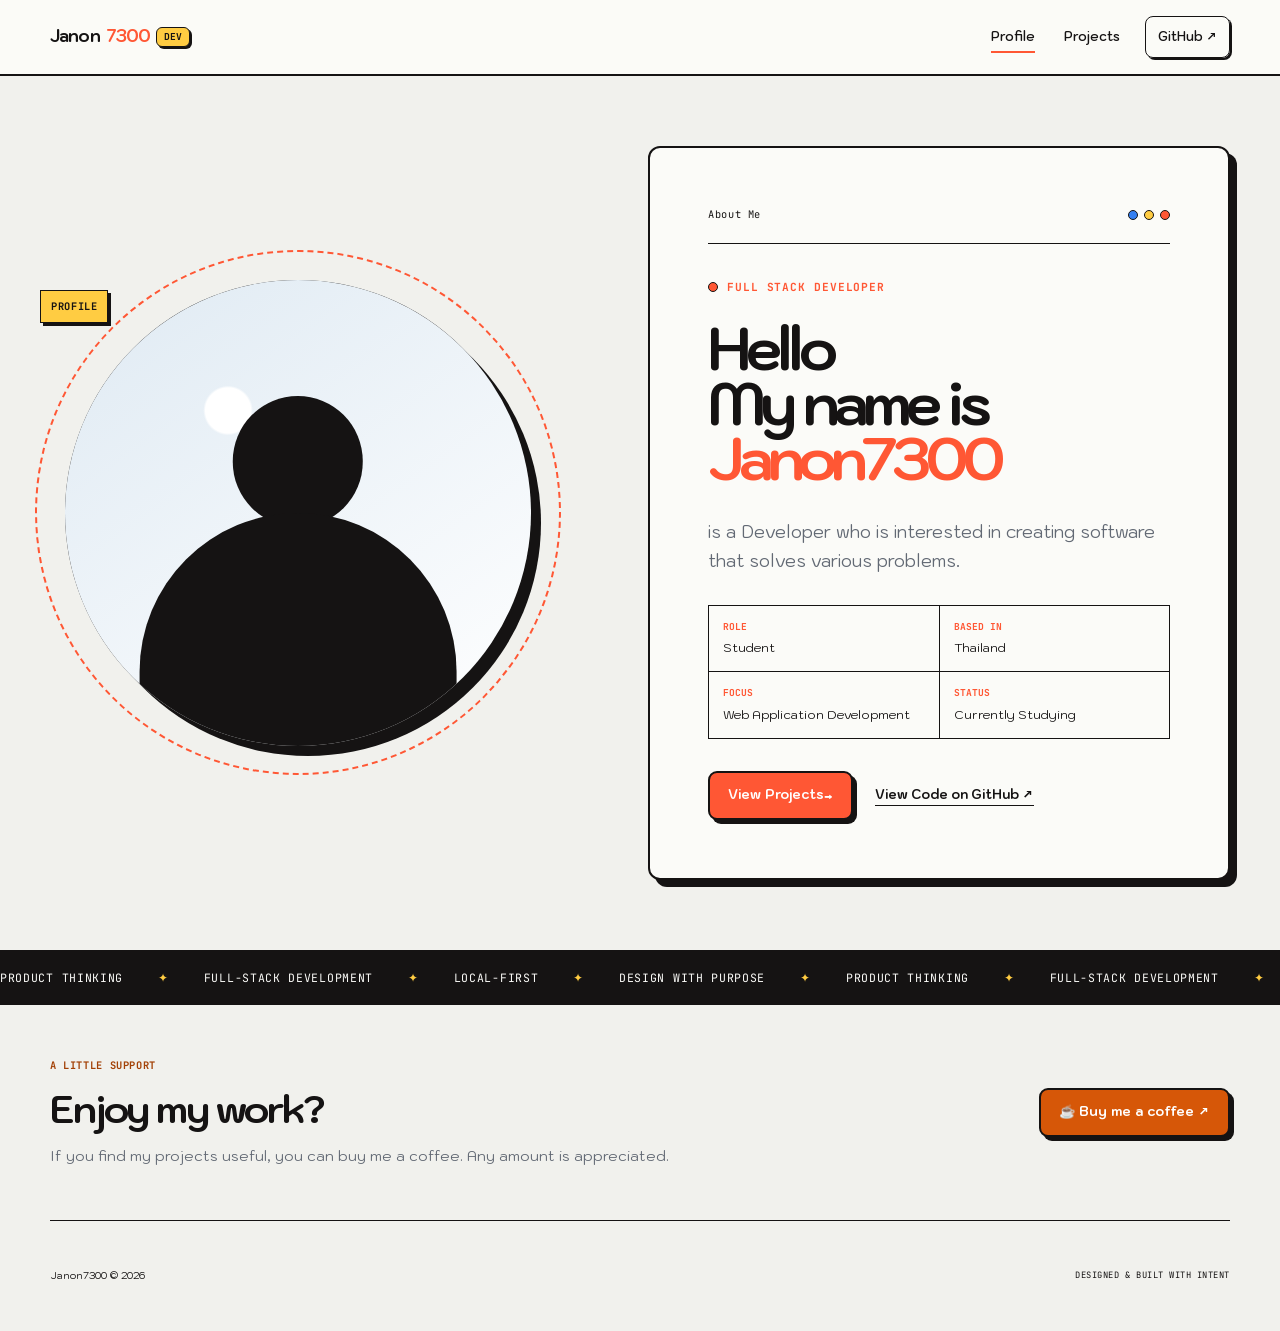
<file: index.html>
<!doctype html>
<html lang="th">
<head>
  <meta charset="utf-8">
  <meta name="viewport" content="width=device-width, initial-scale=1">
  <meta name="description" content="Portfolio ของ Janon7300 นักพัฒนา Full-stack ที่ออกแบบผลิตภัณฑ์และลงมือสร้างระบบตั้งแต่หน้าจอถึงหลังบ้าน">
  <meta name="theme-color" content="#f1f1ed">
  <meta property="og:title" content="Janon7300 — Developer Portfolio">
  <meta property="og:description" content="รู้จัก Janon7300 ผ่านวิธีคิด ผลงาน และเบื้องหลังการพัฒนาผลิตภัณฑ์">
  <meta property="og:type" content="profile">
  <meta property="og:url" content="https://janon7300.github.io/">
  <link rel="canonical" href="https://janon7300.github.io/">
  <link rel="preconnect" href="https://fonts.googleapis.com">
  <link rel="preconnect" href="https://fonts.gstatic.com" crossorigin>
  <link href="https://fonts.googleapis.com/css2?family=IBM+Plex+Sans:wght@400;500;600;700&family=IBM+Plex+Sans+Thai:wght@400;500;600;700&family=JetBrains+Mono:wght@400;500;600;700&family=Kodchasan:wght@400;500;600;700&display=swap" rel="stylesheet">
  <link rel="stylesheet" href="./assets/site.css">
  <script src="./assets/site.js" defer></script>
  <title>Janon7300 — Profile</title>
</head>
<body class="profile-page">
  <a class="skip-link" href="#main">ข้ามไปเนื้อหา</a>
  <header class="site-header">
    <div class="header-inner wrap">
      <a class="brand" href="./" aria-label="Janon7300 หน้าแรก">Janon <span>7300</span><b>DEV</b></a>
      <button class="menu-button" type="button" aria-expanded="false" aria-controls="site-nav">MENU</button>
      <nav id="site-nav" aria-label="เมนูหลัก">
        <a class="is-current" href="./" aria-current="page">Profile</a>
        <a href="./projects/">Projects</a>
        <a class="nav-github" href="https://github.com/Janon7300" target="_blank" rel="noreferrer">GitHub ↗</a>
      </nav>
    </div>
  </header>

  <main id="main">
    <section class="profile-hero wrap">
      <div class="portrait-stage" data-reveal>
        <!-- เปลี่ยน .portrait-placeholder เป็น <img class="portrait-image" src="..." alt="ภาพของ Janon7300"> เมื่อมีรูป -->
        <div class="portrait-placeholder" role="img" aria-label="พื้นที่สำหรับรูปโปรไฟล์ของ Janon7300">
          <span class="portrait-head"></span>
          <span class="portrait-body"></span>
        </div>
        <span class="portrait-index mono">PROFILE</span>
        
      </div>

      <article class="profile-sheet" data-reveal style="--delay: 120ms">
        <div class="window-bar">
          <span class="mono">About Me</span>
          <span class="window-dots" aria-hidden="true"><i></i><i></i><i></i></span>
        </div>
        <!-- แก้ข้อมูลส่วนตัวได้ในกล่องนี้ -->
        <p class="eyebrow"><span></span> FULL STACK DEVELOPER </p>
        <h1><span>Hello</span><span>My name is</span><em>Janon7300</em></h1>
        <p class="profile-intro">is a Developer who is interested in creating software that solves various problems.</p>

        <dl class="profile-facts">
          <div><dt>ROLE</dt><dd>Student</dd></div>
          <div><dt>BASED IN</dt><dd>Thailand</dd></div>
          <div><dt>FOCUS</dt><dd>Web Application Development</dd></div>
          <div><dt>STATUS</dt><dd>Currently Studying</dd></div>
        </dl>

        <div class="button-row">
          <a class="button button-primary" href="./projects/">View Projects <span>→</span></a>
          <a class="text-link" href="https://github.com/Janon7300" target="_blank" rel="noreferrer">View Code on GitHub ↗</a>
        </div>
      </article>
    </section>

    <section class="profile-strip" aria-label="แนวทางการทำงาน">
      <div class="marquee-track mono">
        <span>PRODUCT THINKING</span><i>✦</i><span>FULL-STACK DEVELOPMENT</span><i>✦</i><span>LOCAL-FIRST</span><i>✦</i><span>DESIGN WITH PURPOSE</span><i>✦</i>
        <span aria-hidden="true">PRODUCT THINKING</span><i aria-hidden="true">✦</i><span aria-hidden="true">FULL-STACK DEVELOPMENT</span><i aria-hidden="true">✦</i>
      </div>
    </section>

  </main>

  <footer class="site-footer-shell">
    <section class="footer-support wrap" aria-labelledby="support-heading" lang="en">
      <div class="support-copy">
        <p class="mono support-kicker">A LITTLE SUPPORT</p>
        <h2 id="support-heading">Enjoy my work?</h2>
        <p>If you find my projects useful, you can buy me a coffee. Any amount is appreciated.</p>
      </div>
      <div class="support-action" id="kofi-support">
        <a class="button support-fallback" id="kofi-fallback" href="https://ko-fi.com/janondev" target="_blank" rel="noopener noreferrer">☕ Buy me a coffee ↗</a>
        <script src="https://storage.ko-fi.com/cdn/widget/Widget_2.js"></script>
        <script>
          if (typeof kofiwidget2 !== 'undefined') {
            kofiwidget2.init('Buy me a coffee', '#d65708', 'C8I326ZFPM');
            kofiwidget2.draw();
            document.addEventListener('DOMContentLoaded', function () {
              if (document.querySelector('#kofi-support a:not(#kofi-fallback)')) {
                document.getElementById('kofi-fallback').hidden = true;
              }
            }, { once: true });
          }
        </script>
      </div>
    </section>
    <div class="site-footer wrap">
      <p>Janon7300 © 2026</p><p class="mono">DESIGNED &amp; BUILT WITH INTENT</p>
    </div>
  </footer>
</body>
</html>
</file>
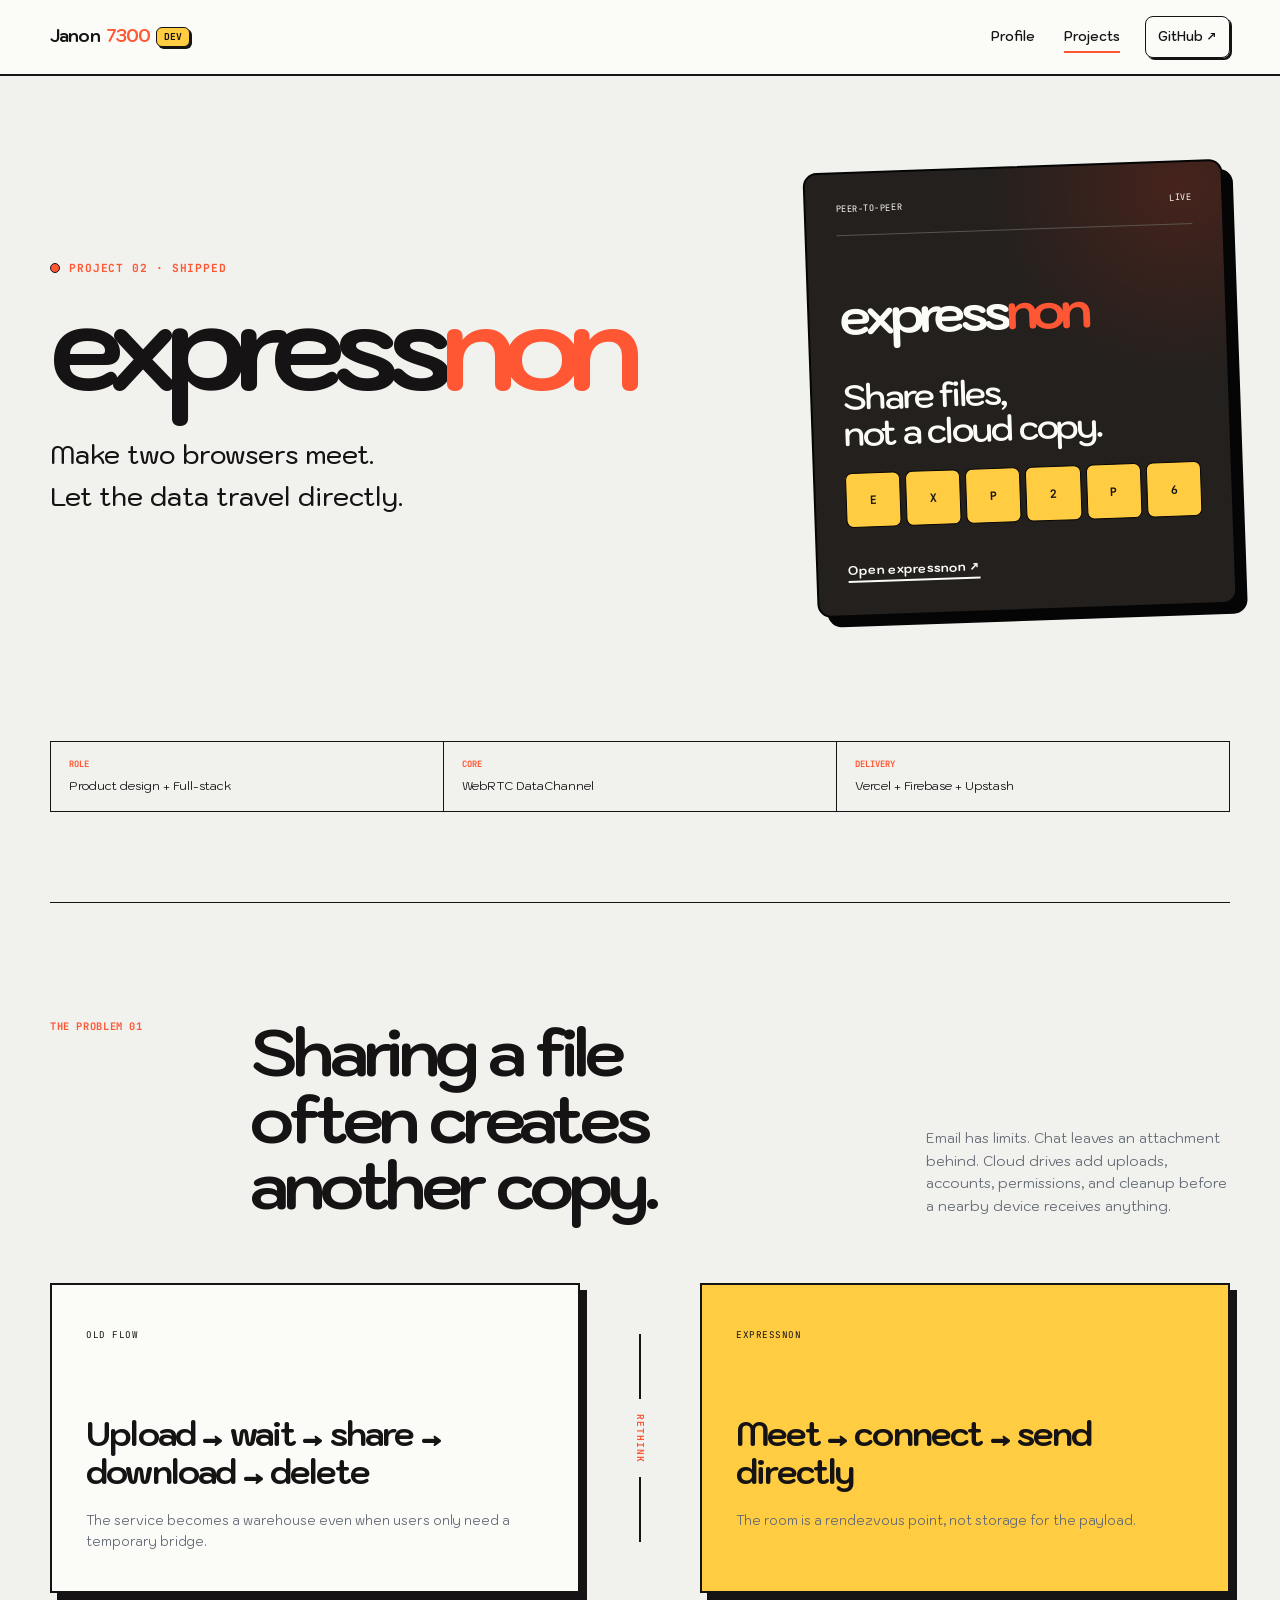
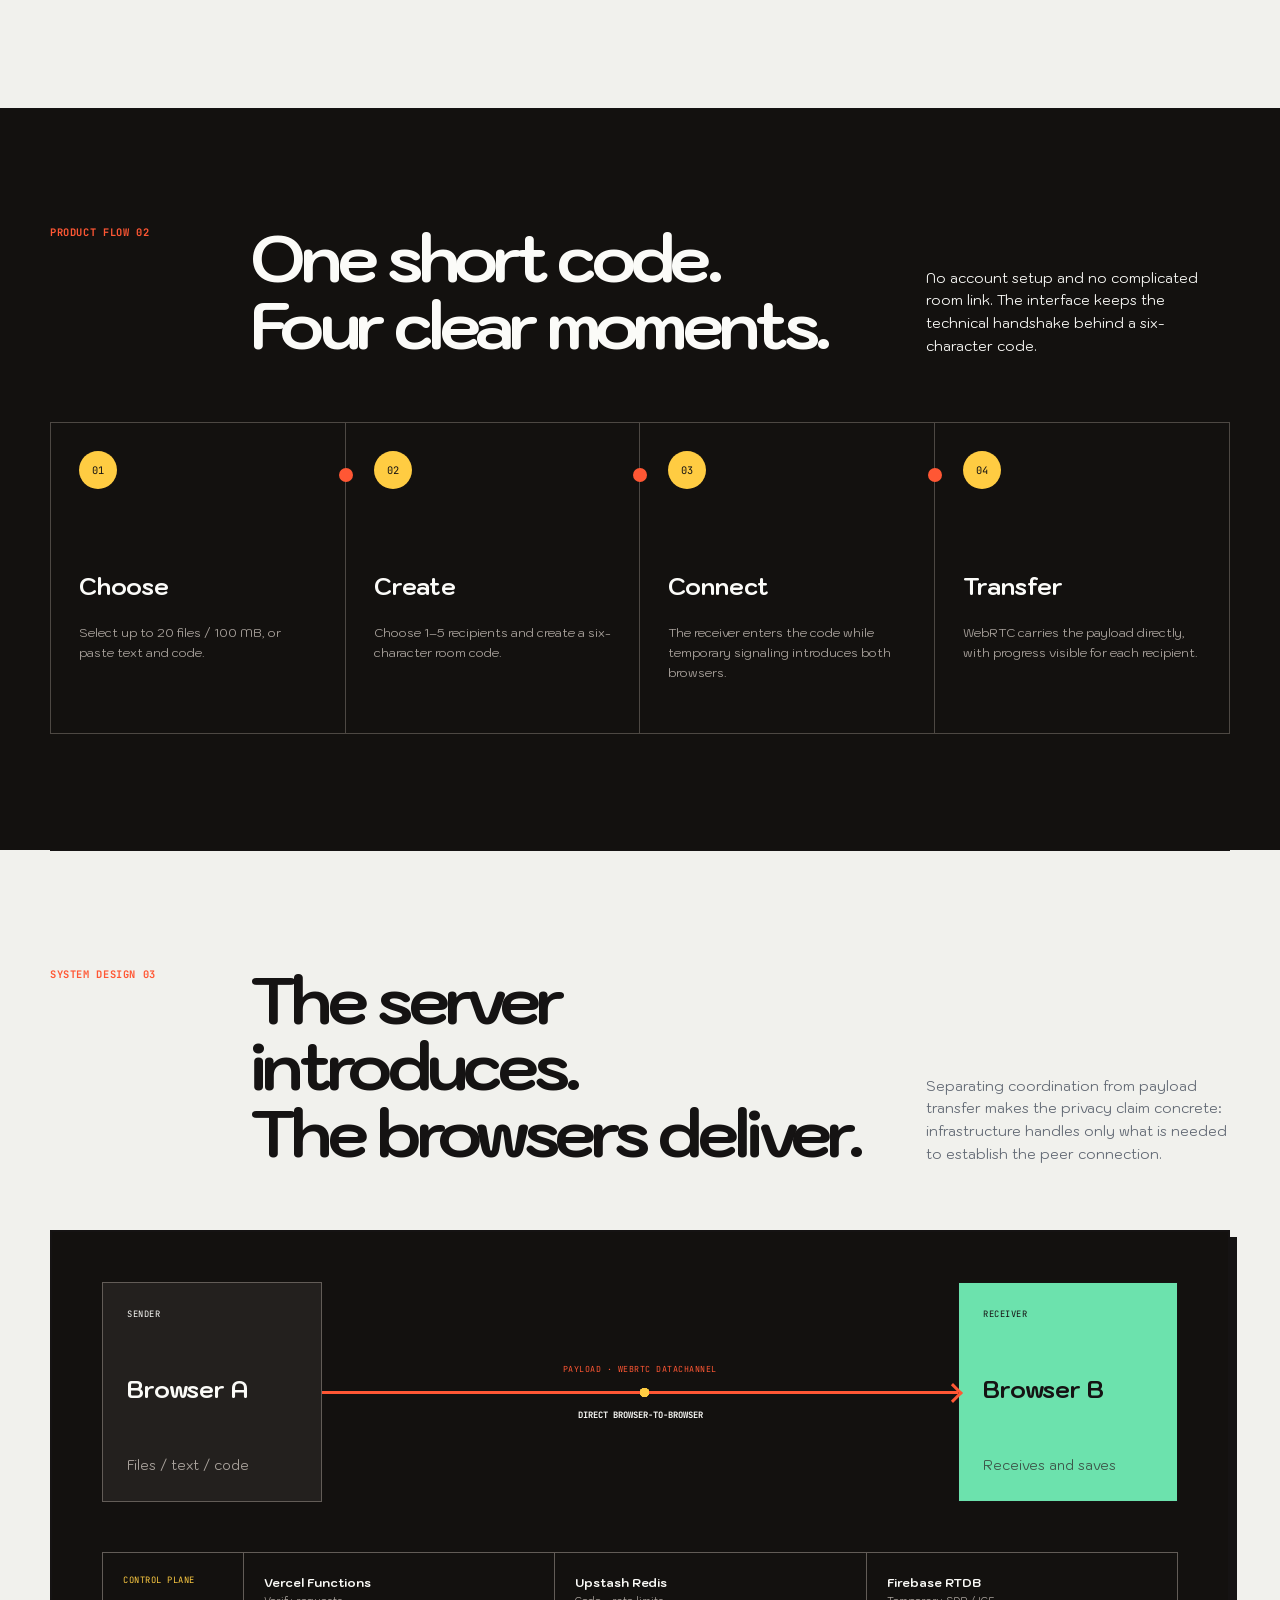
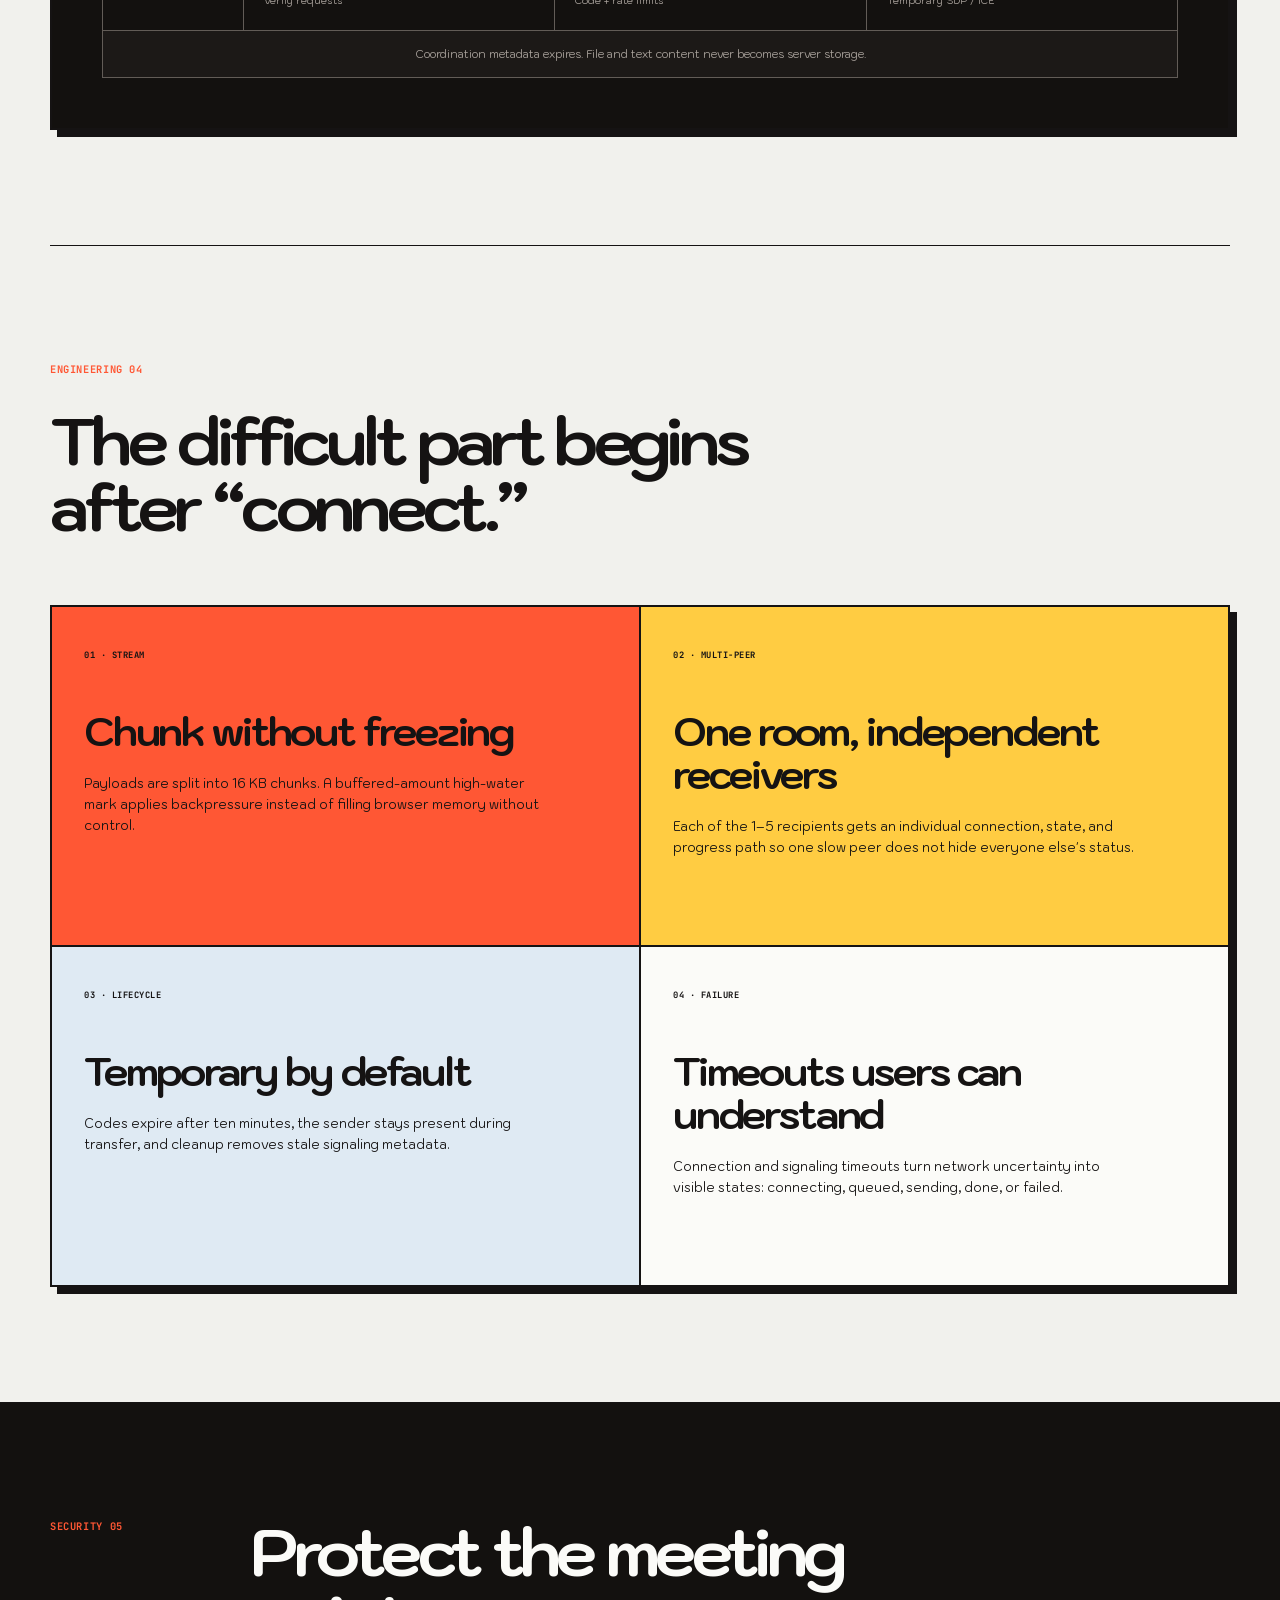
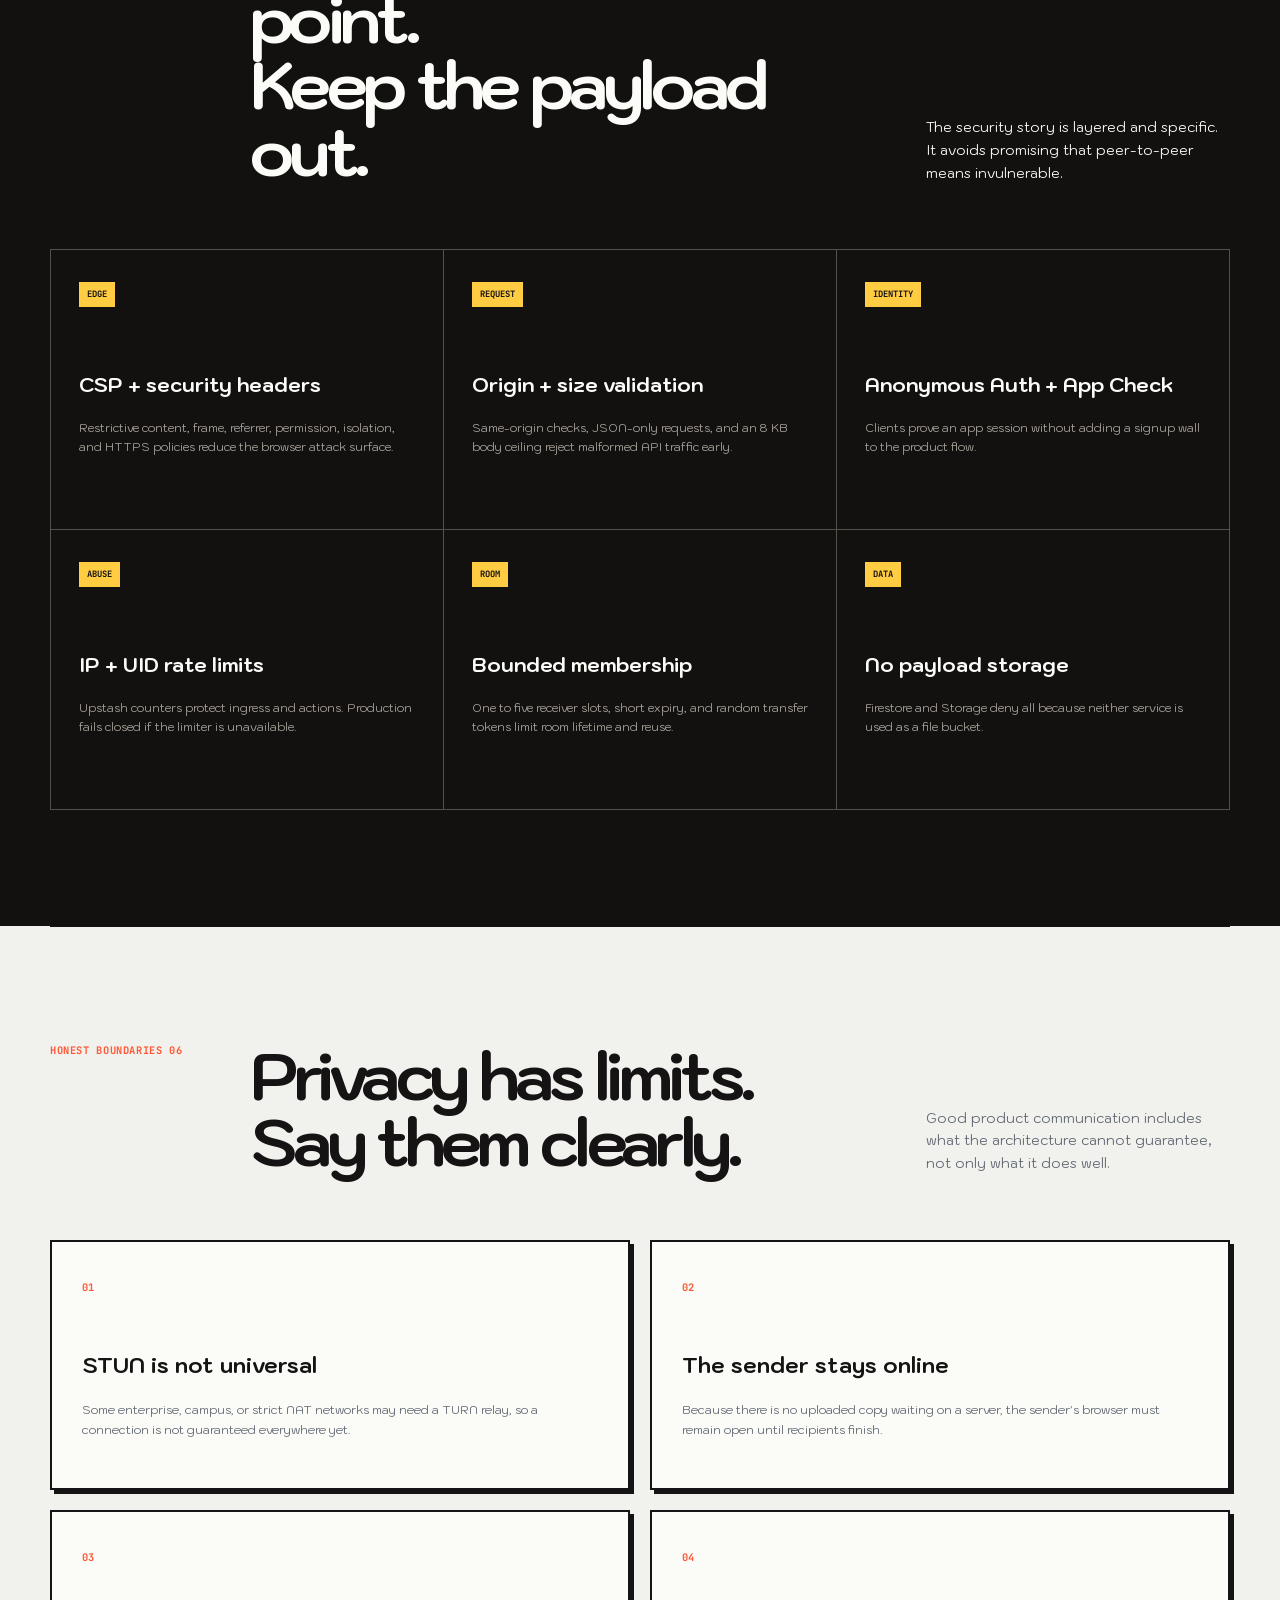
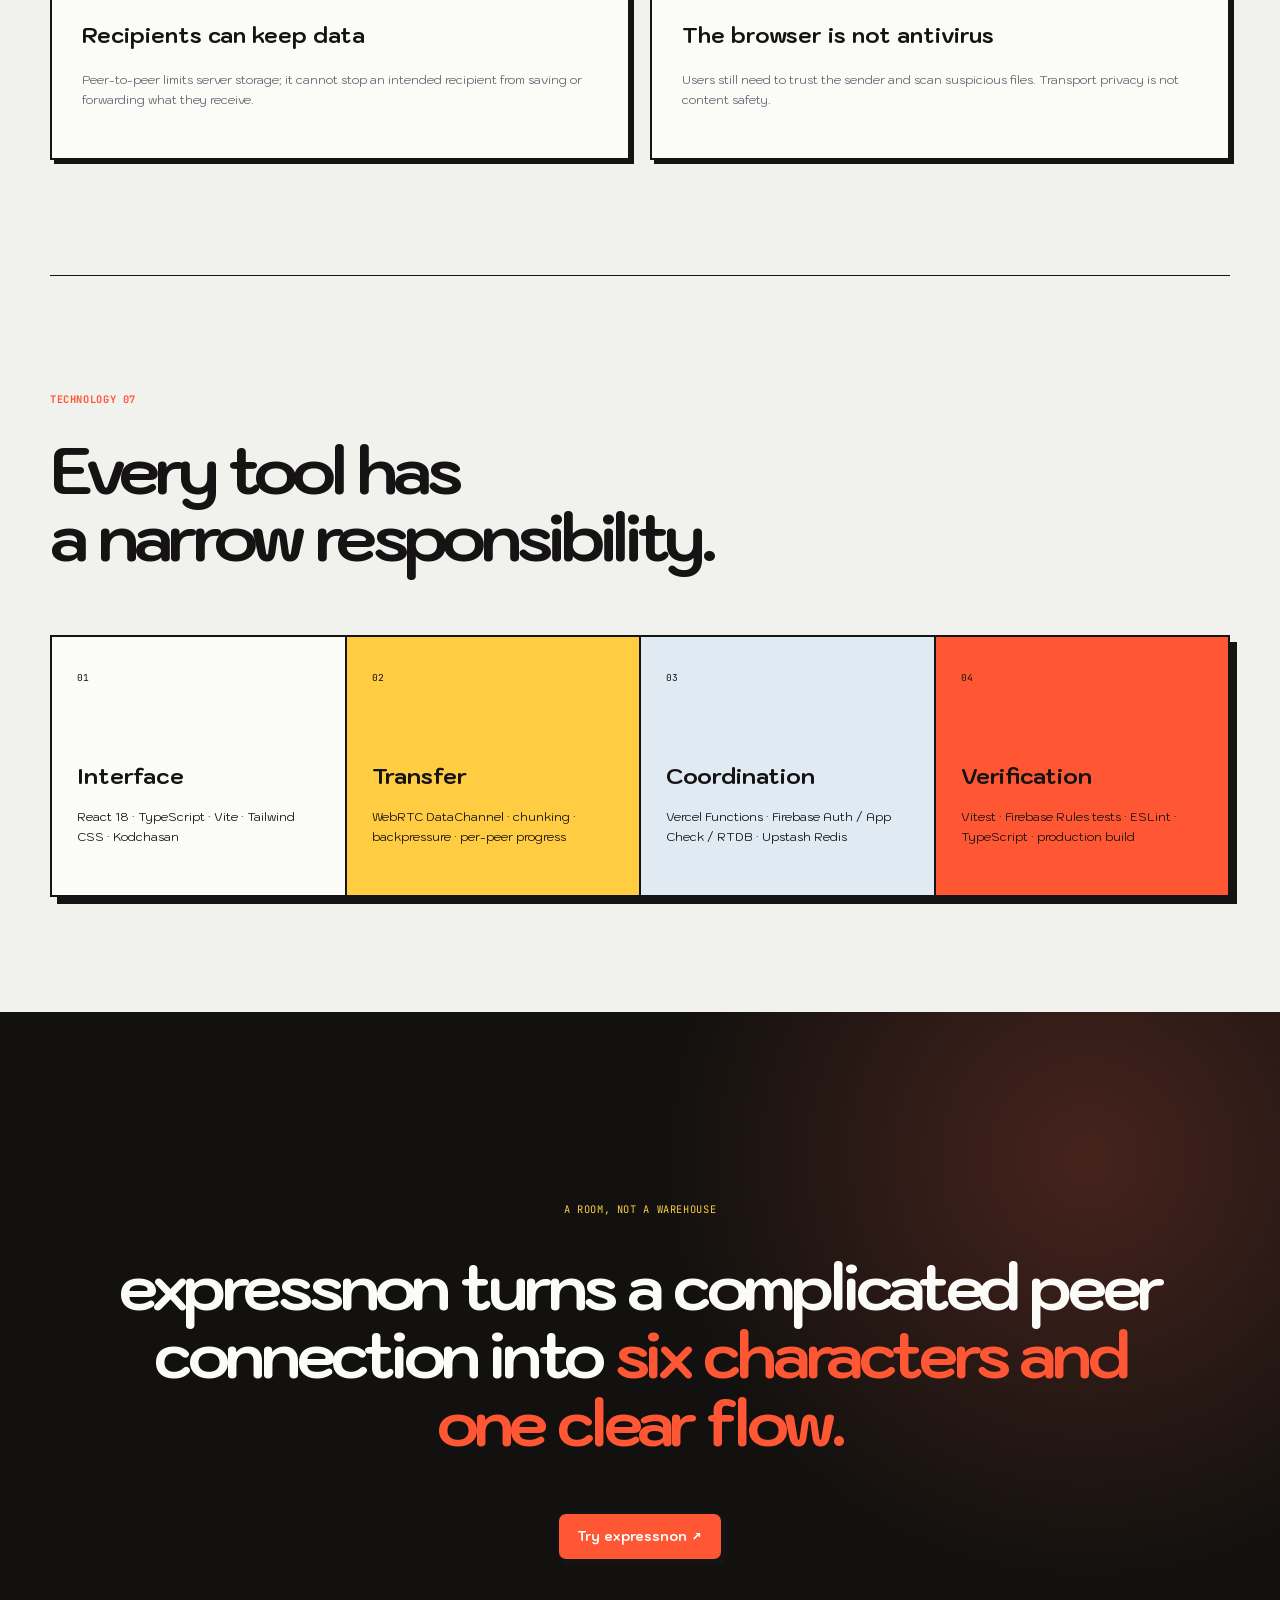
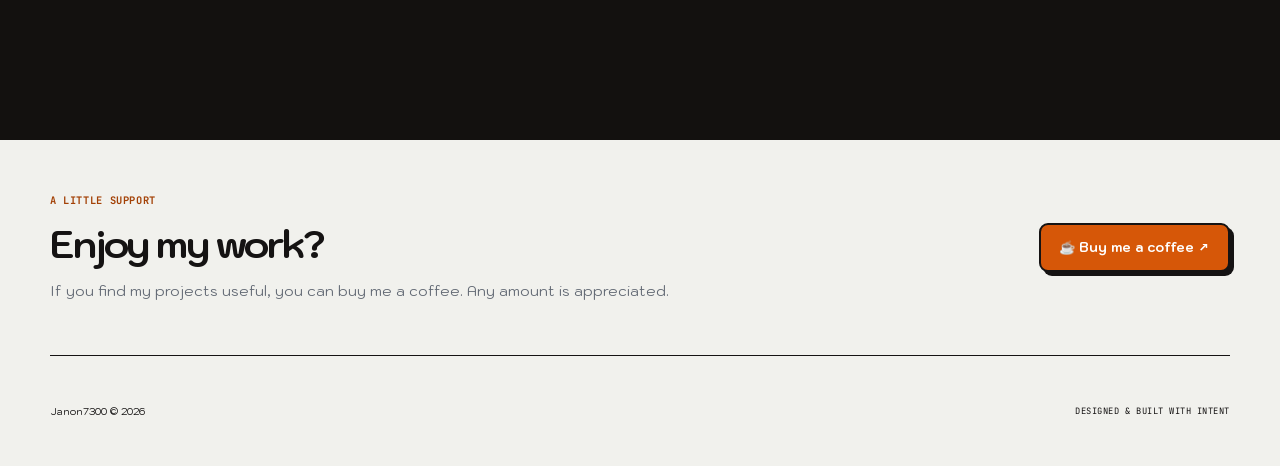
<file: projects/expressnon/index.html>
<!doctype html>
<html lang="th">
<head>
  <meta charset="utf-8">
  <meta name="viewport" content="width=device-width, initial-scale=1">
  <meta name="description" content="Case Study: expressnon เว็บส่งไฟล์ ข้อความ และโค้ดข้ามเครื่องด้วยรหัส 6 ตัว โดยใช้ WebRTC ส่งข้อมูลตรงระหว่างเบราว์เซอร์">
  <meta name="theme-color" content="#f1f1ed">
  <meta property="og:title" content="expressnon Case Study — Janon7300">
  <meta property="og:description" content="เบื้องหลังการออกแบบระบบแชร์ข้อมูลแบบ peer-to-peer ตั้งแต่ UX รหัส 6 ตัว ไปจนถึง WebRTC, signaling และการป้องกัน abuse">
  <meta property="og:type" content="article">
  <meta property="og:url" content="https://janon7300.github.io/projects/expressnon/">
  <link rel="canonical" href="https://janon7300.github.io/projects/expressnon/">
  <link rel="preconnect" href="https://fonts.googleapis.com">
  <link rel="preconnect" href="https://fonts.gstatic.com" crossorigin>
  <link href="https://fonts.googleapis.com/css2?family=IBM+Plex+Sans+Thai:wght@400;500;600;700&family=JetBrains+Mono:wght@400;500;600;700&family=Kodchasan:wght@400;500;600;700&display=swap" rel="stylesheet">
  <link rel="stylesheet" href="../../assets/site.css">
  <script src="../../assets/site.js" defer></script>
  <title>expressnon Case Study</title>
</head>
<body class="case-page express-case">
  <a class="skip-link" href="#main">ข้ามไปเนื้อหา</a>
  <header class="site-header">
    <div class="header-inner wrap">
      <a class="brand" href="../../">Janon <span>7300</span><b>DEV</b></a>
      <button class="menu-button" type="button" aria-expanded="false" aria-controls="site-nav">MENU</button>
      <nav id="site-nav" aria-label="เมนูหลัก">
        <a href="../../">Profile</a>
        <a class="is-current" href="../">Projects</a>
        <a class="nav-github" href="https://github.com/Janon7300" target="_blank" rel="noreferrer">GitHub ↗</a>
      </nav>
    </div>
  </header>

  <main id="main">
    <section class="case-hero express-hero wrap" data-reveal>
      <div class="case-title">
        <p class="eyebrow"><span></span> PROJECT 02 · SHIPPED</p>
        <h1>express<em>non</em></h1>
        <p>Make two browsers meet.<br>Let the data travel directly.</p>
      </div>
      <div class="case-poster express-poster" data-tilt>
        <div class="poster-head mono"><span>PEER-TO-PEER</span><span>LIVE</span></div>
        <div class="express-wordmark">express<span>non</span></div>
        <p>Share files,<br>not a cloud copy.</p>
        <div class="poster-code" aria-label="ตัวอย่างรหัสหกตัว"><i>E</i><i>X</i><i>P</i><i>2</i><i>P</i><i>6</i></div>
        <a href="https://expressnon.vercel.app/" target="_blank" rel="noreferrer">Open expressnon ↗</a>
      </div>
      <dl class="case-meta">
        <div><dt>ROLE</dt><dd>Product design + Full-stack</dd></div>
        <div><dt>CORE</dt><dd>WebRTC DataChannel</dd></div>
        <div><dt>DELIVERY</dt><dd>Vercel + Firebase + Upstash</dd></div>
      </dl>
    </section>

    <section class="case-section wrap" data-reveal>
      <header class="section-heading split-heading">
        <p class="mono">THE PROBLEM 01</p>
        <h2>Sharing a file<br>often creates another copy.</h2>
        <p>Email has limits. Chat leaves an attachment behind. Cloud drives add uploads, accounts, permissions, and cleanup before a nearby device receives anything.</p>
      </header>
      <div class="express-problem">
        <article><span class="mono">OLD FLOW</span><strong>Upload → wait → share → download → delete</strong><p>The service becomes a warehouse even when users only need a temporary bridge.</p></article>
        <div class="problem-switch" aria-hidden="true"><i></i><b>RETHINK</b><i></i></div>
        <article class="accent"><span class="mono">EXPRESSNON</span><strong>Meet → connect → send directly</strong><p>The room is a rendezvous point, not storage for the payload.</p></article>
      </div>
    </section>

    <section class="case-section express-dark-section" data-reveal>
      <div class="wrap">
        <header class="section-heading split-heading light-heading">
          <p class="mono">PRODUCT FLOW 02</p>
          <h2>One short code.<br>Four clear moments.</h2>
          <p>No account setup and no complicated room link. The interface keeps the technical handshake behind a six-character code.</p>
        </header>
        <ol class="express-flow">
          <li><span>01</span><strong>Choose</strong><p>Select up to 20 files / 100 MB, or paste text and code.</p></li>
          <li><span>02</span><strong>Create</strong><p>Choose 1–5 recipients and create a six-character room code.</p></li>
          <li><span>03</span><strong>Connect</strong><p>The receiver enters the code while temporary signaling introduces both browsers.</p></li>
          <li><span>04</span><strong>Transfer</strong><p>WebRTC carries the payload directly, with progress visible for each recipient.</p></li>
        </ol>
      </div>
    </section>

    <section class="case-section wrap" data-reveal>
      <header class="section-heading split-heading">
        <p class="mono">SYSTEM DESIGN 03</p>
        <h2>The server introduces.<br>The browsers deliver.</h2>
        <p>Separating coordination from payload transfer makes the privacy claim concrete: infrastructure handles only what is needed to establish the peer connection.</p>
      </header>
      <div class="architecture-board" aria-label="สถาปัตยกรรมการส่งข้อมูลของ expressnon">
        <div class="architecture-peer sender"><span class="mono">SENDER</span><strong>Browser A</strong><small>Files / text / code</small></div>
        <div class="architecture-direct">
          <p class="mono">PAYLOAD · WEBRTC DATACHANNEL</p>
          <div><i></i><i></i><i></i><i></i><i></i></div>
          <b>DIRECT BROWSER-TO-BROWSER</b>
        </div>
        <div class="architecture-peer receiver"><span class="mono">RECEIVER</span><strong>Browser B</strong><small>Receives and saves</small></div>
        <div class="architecture-control">
          <span class="mono">CONTROL PLANE</span>
          <div><b>Vercel Functions</b><small>Verify requests</small></div>
          <div><b>Upstash Redis</b><small>Code + rate limits</small></div>
          <div><b>Firebase RTDB</b><small>Temporary SDP / ICE</small></div>
          <p>Coordination metadata expires. File and text content never becomes server storage.</p>
        </div>
      </div>
    </section>

    <section class="case-section wrap" data-reveal>
      <header class="section-heading">
        <p class="mono">ENGINEERING 04</p>
        <h2>The difficult part begins<br>after “connect.”</h2>
      </header>
      <div class="feature-grid express-feature-grid">
        <article class="feature-card coral"><span class="mono">01 · STREAM</span><strong>Chunk without freezing</strong><p>Payloads are split into 16 KB chunks. A buffered-amount high-water mark applies backpressure instead of filling browser memory without control.</p></article>
        <article class="feature-card yellow"><span class="mono">02 · MULTI-PEER</span><strong>One room, independent receivers</strong><p>Each of the 1–5 recipients gets an individual connection, state, and progress path so one slow peer does not hide everyone else's status.</p></article>
        <article class="feature-card blue"><span class="mono">03 · LIFECYCLE</span><strong>Temporary by default</strong><p>Codes expire after ten minutes, the sender stays present during transfer, and cleanup removes stale signaling metadata.</p></article>
        <article class="feature-card paper"><span class="mono">04 · FAILURE</span><strong>Timeouts users can understand</strong><p>Connection and signaling timeouts turn network uncertainty into visible states: connecting, queued, sending, done, or failed.</p></article>
      </div>
    </section>

    <section class="case-section express-security-section" data-reveal>
      <div class="wrap">
        <header class="section-heading split-heading light-heading">
          <p class="mono">SECURITY 05</p>
          <h2>Protect the meeting point.<br>Keep the payload out.</h2>
          <p>The security story is layered and specific. It avoids promising that peer-to-peer means invulnerable.</p>
        </header>
        <div class="security-layers">
          <article><span>EDGE</span><strong>CSP + security headers</strong><p>Restrictive content, frame, referrer, permission, isolation, and HTTPS policies reduce the browser attack surface.</p></article>
          <article><span>REQUEST</span><strong>Origin + size validation</strong><p>Same-origin checks, JSON-only requests, and an 8 KB body ceiling reject malformed API traffic early.</p></article>
          <article><span>IDENTITY</span><strong>Anonymous Auth + App Check</strong><p>Clients prove an app session without adding a signup wall to the product flow.</p></article>
          <article><span>ABUSE</span><strong>IP + UID rate limits</strong><p>Upstash counters protect ingress and actions. Production fails closed if the limiter is unavailable.</p></article>
          <article><span>ROOM</span><strong>Bounded membership</strong><p>One to five receiver slots, short expiry, and random transfer tokens limit room lifetime and reuse.</p></article>
          <article><span>DATA</span><strong>No payload storage</strong><p>Firestore and Storage deny all because neither service is used as a file bucket.</p></article>
        </div>
      </div>
    </section>

    <section class="case-section wrap" data-reveal>
      <header class="section-heading split-heading">
        <p class="mono">HONEST BOUNDARIES 06</p>
        <h2>Privacy has limits.<br>Say them clearly.</h2>
        <p>Good product communication includes what the architecture cannot guarantee, not only what it does well.</p>
      </header>
      <div class="boundary-grid">
        <article><b>01</b><strong>STUN is not universal</strong><p>Some enterprise, campus, or strict NAT networks may need a TURN relay, so a connection is not guaranteed everywhere yet.</p></article>
        <article><b>02</b><strong>The sender stays online</strong><p>Because there is no uploaded copy waiting on a server, the sender's browser must remain open until recipients finish.</p></article>
        <article><b>03</b><strong>Recipients can keep data</strong><p>Peer-to-peer limits server storage; it cannot stop an intended recipient from saving or forwarding what they receive.</p></article>
        <article><b>04</b><strong>The browser is not antivirus</strong><p>Users still need to trust the sender and scan suspicious files. Transport privacy is not content safety.</p></article>
      </div>
    </section>

    <section class="case-section stack-section wrap" data-reveal>
      <header class="section-heading">
        <p class="mono">TECHNOLOGY 07</p>
        <h2>Every tool has<br>a narrow responsibility.</h2>
      </header>
      <div class="stack-grid">
        <article><span>01</span><h3>Interface</h3><p>React 18 · TypeScript · Vite · Tailwind CSS · Kodchasan</p></article>
        <article><span>02</span><h3>Transfer</h3><p>WebRTC DataChannel · chunking · backpressure · per-peer progress</p></article>
        <article><span>03</span><h3>Coordination</h3><p>Vercel Functions · Firebase Auth / App Check / RTDB · Upstash Redis</p></article>
        <article><span>04</span><h3>Verification</h3><p>Vitest · Firebase Rules tests · ESLint · TypeScript · production build</p></article>
      </div>
    </section>

    <section class="case-outro express-outro">
      <div class="wrap" data-reveal>
        <p class="mono">A ROOM, NOT A WAREHOUSE</p>
        <h2>expressnon turns a complicated peer connection into <em>six characters and one clear flow.</em></h2>
        <div class="button-row centered">
          <a class="button button-primary" href="https://expressnon.vercel.app/" target="_blank" rel="noreferrer">Try expressnon ↗</a>
        </div>
      </div>
    </section>
  </main>

  <footer class="site-footer-shell">
    <section class="footer-support wrap" aria-labelledby="support-heading" lang="en">
      <div class="support-copy">
        <p class="mono support-kicker">A LITTLE SUPPORT</p>
        <h2 id="support-heading">Enjoy my work?</h2>
        <p>If you find my projects useful, you can buy me a coffee. Any amount is appreciated.</p>
      </div>
      <div class="support-action" id="kofi-support">
        <a class="button support-fallback" id="kofi-fallback" href="https://ko-fi.com/janondev" target="_blank" rel="noopener noreferrer">☕ Buy me a coffee ↗</a>
        <script src="https://storage.ko-fi.com/cdn/widget/Widget_2.js"></script>
        <script>
          if (typeof kofiwidget2 !== 'undefined') {
            kofiwidget2.init('Buy me a coffee', '#d65708', 'C8I326ZFPM');
            kofiwidget2.draw();
            document.addEventListener('DOMContentLoaded', function () {
              if (document.querySelector('#kofi-support a:not(#kofi-fallback)')) {
                document.getElementById('kofi-fallback').hidden = true;
              }
            }, { once: true });
          }
        </script>
      </div>
    </section>
    <div class="site-footer wrap">
      <p>Janon7300 © 2026</p><p class="mono">DESIGNED &amp; BUILT WITH INTENT</p>
    </div>
  </footer>
</body>
</html>
</file>
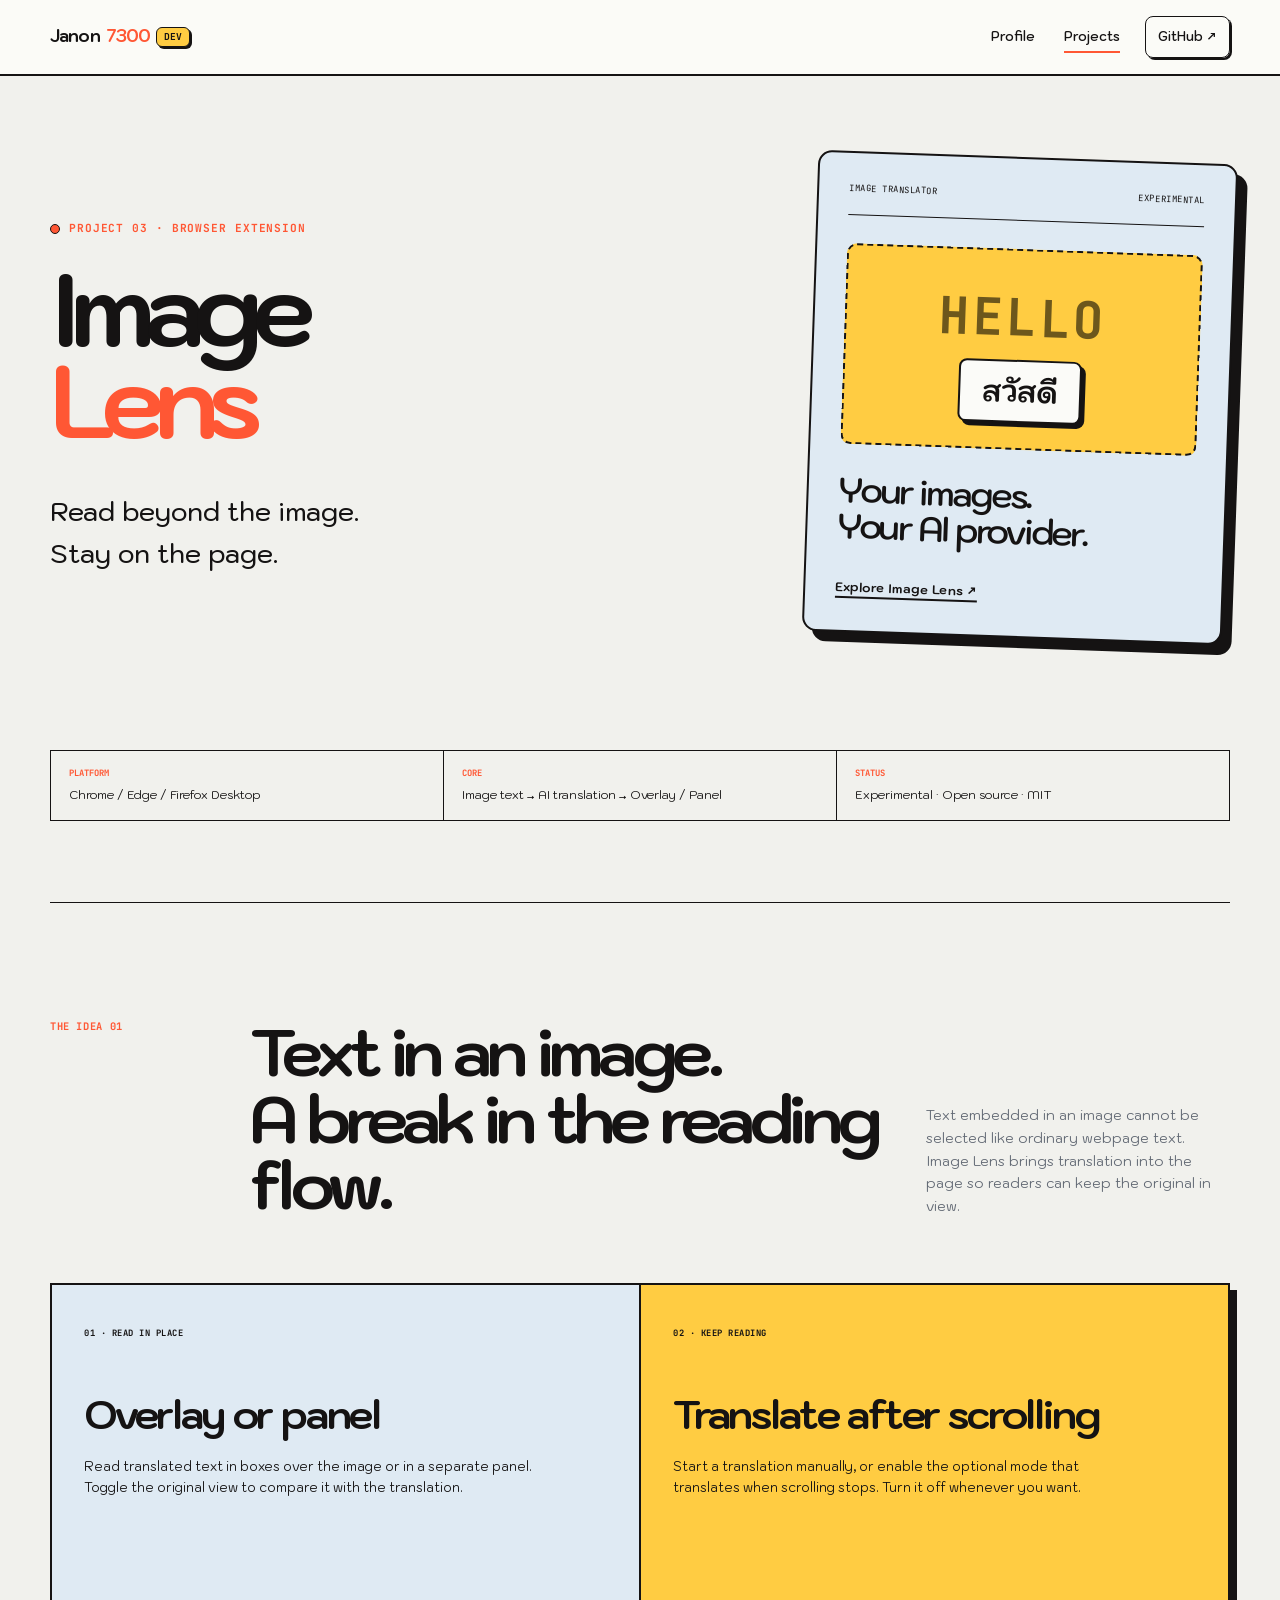
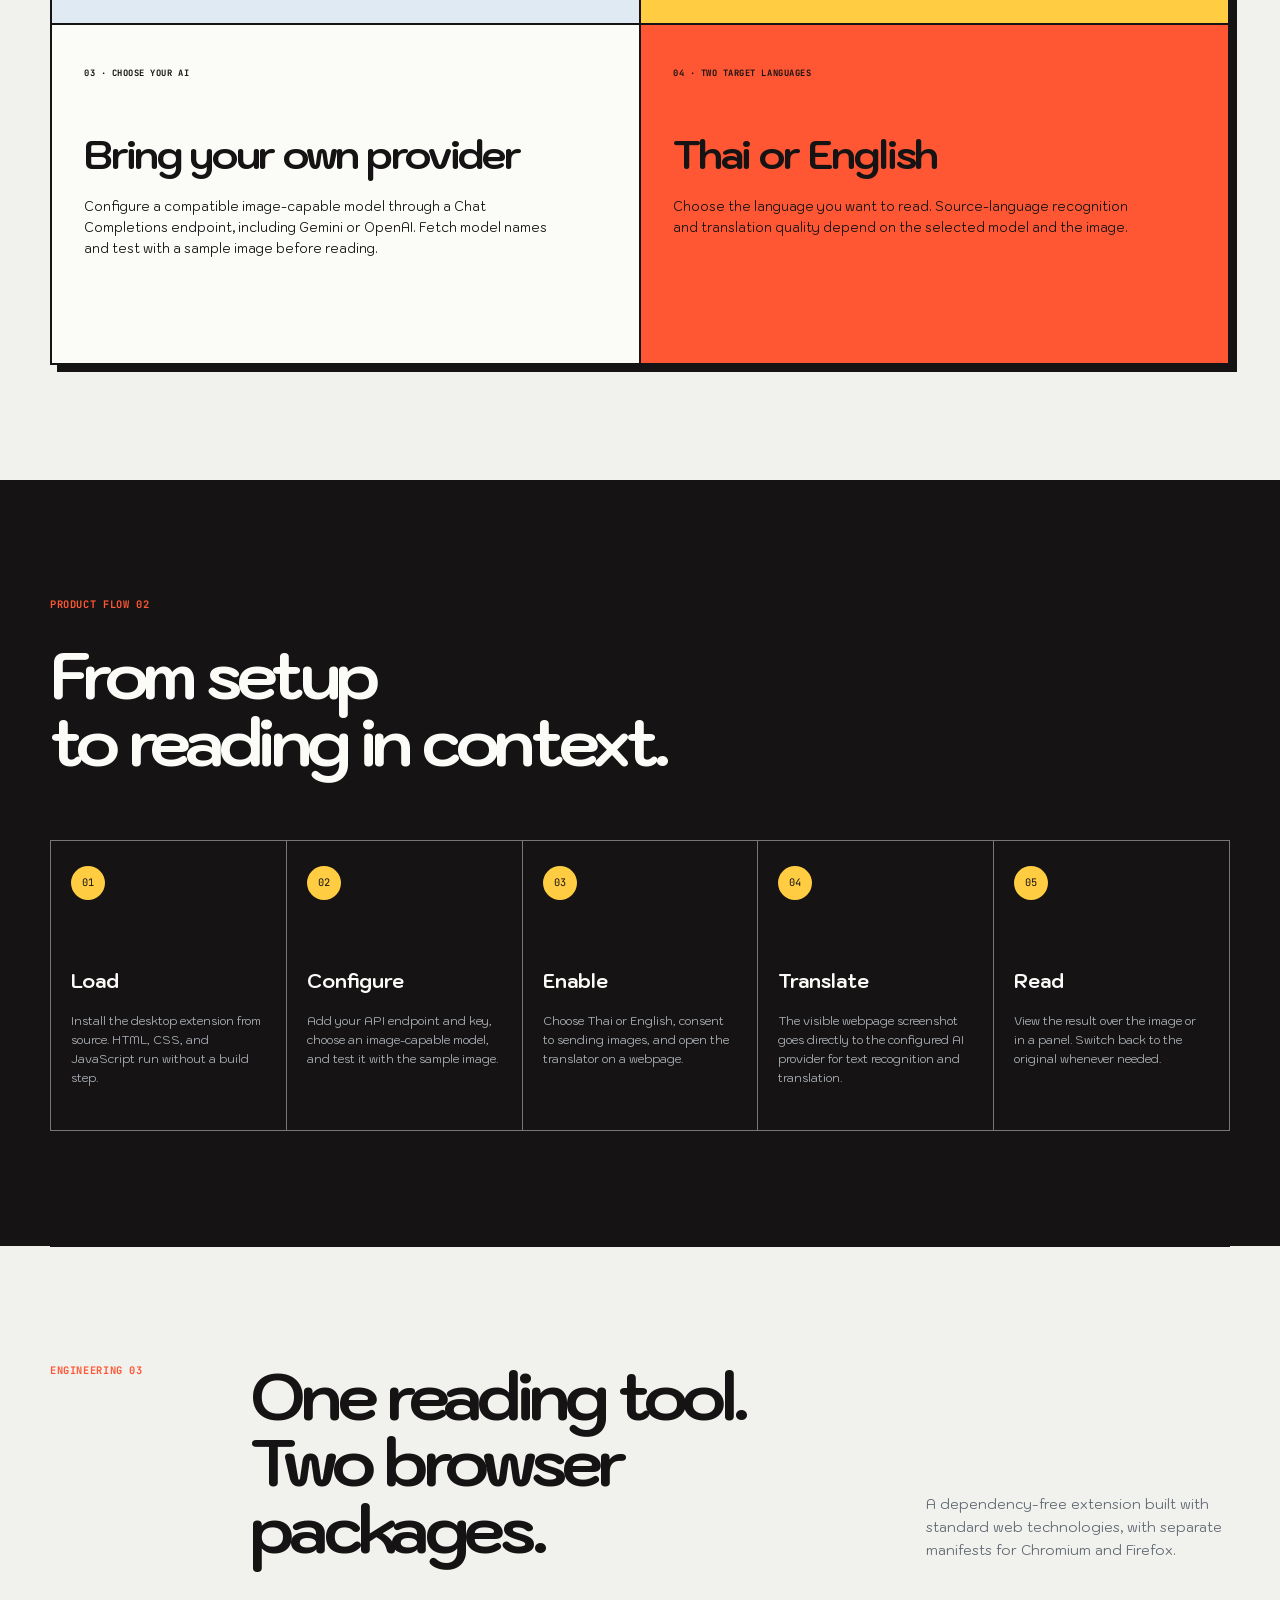
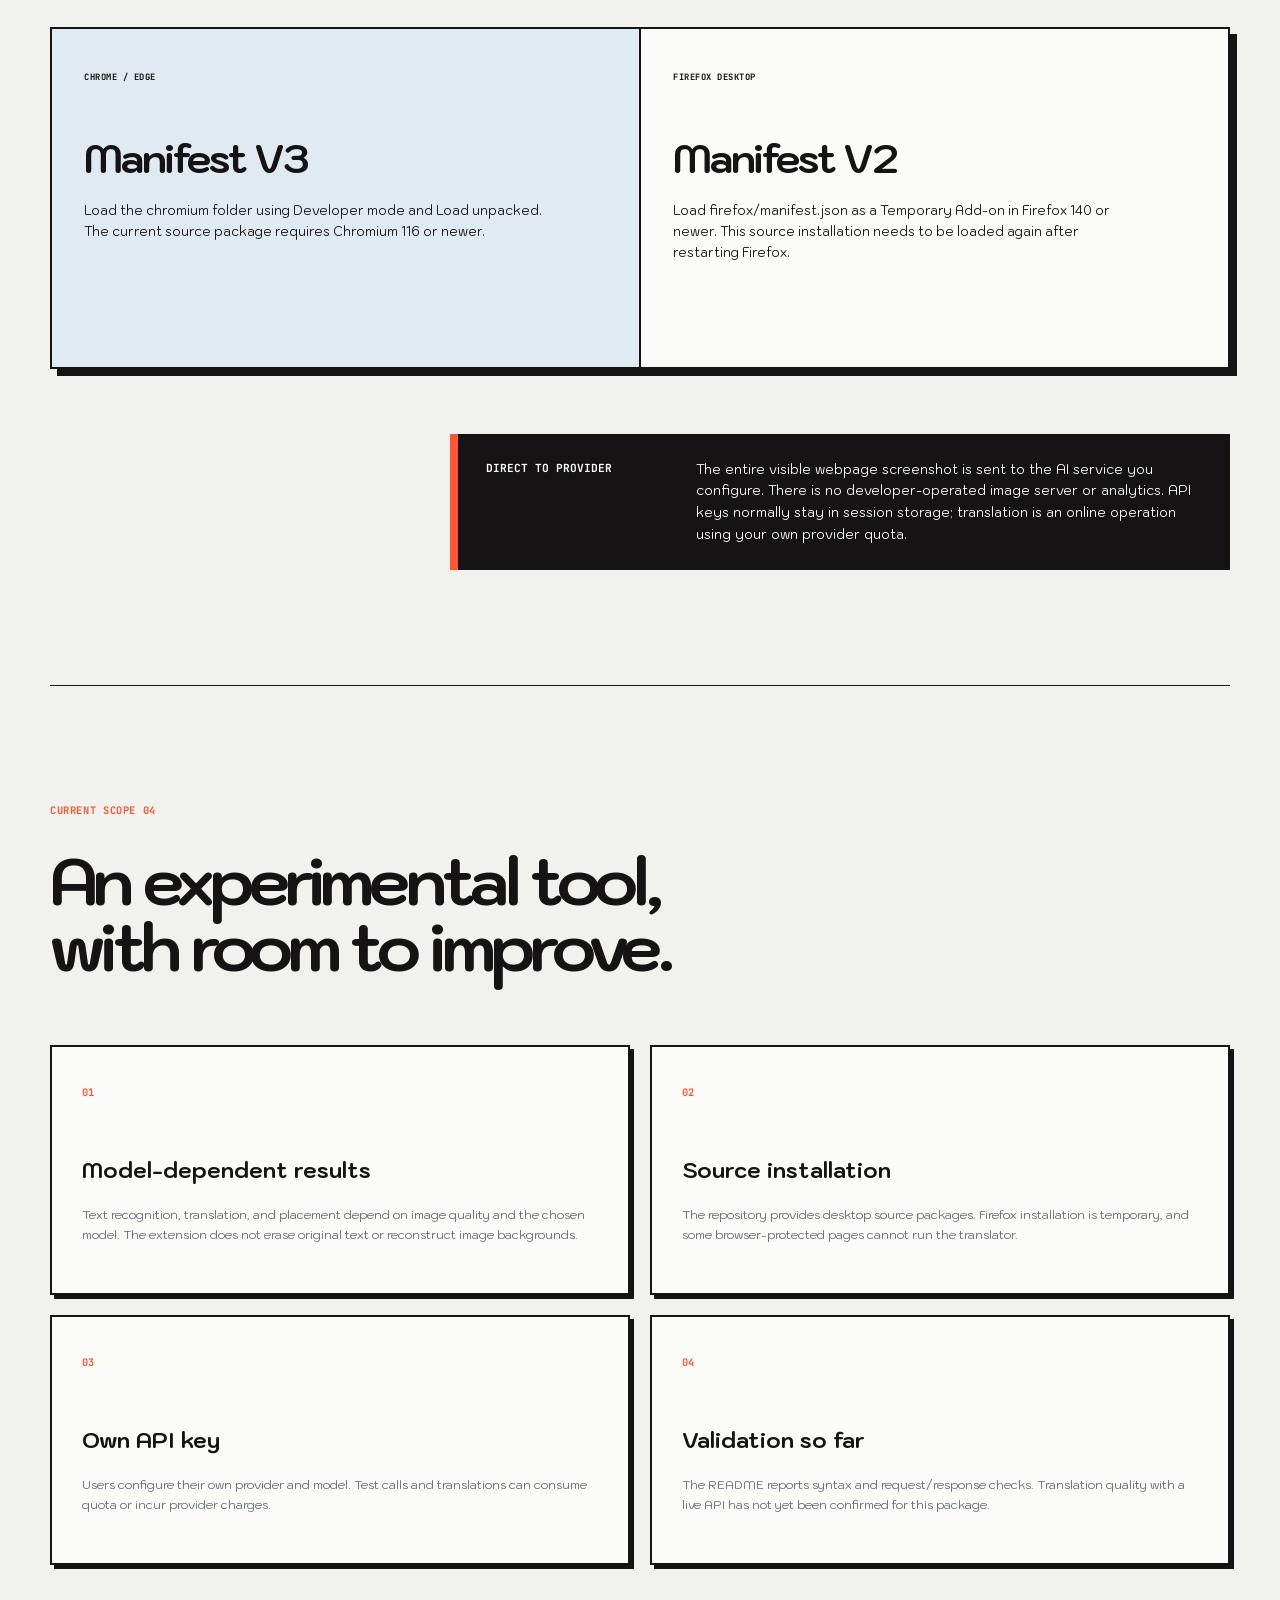
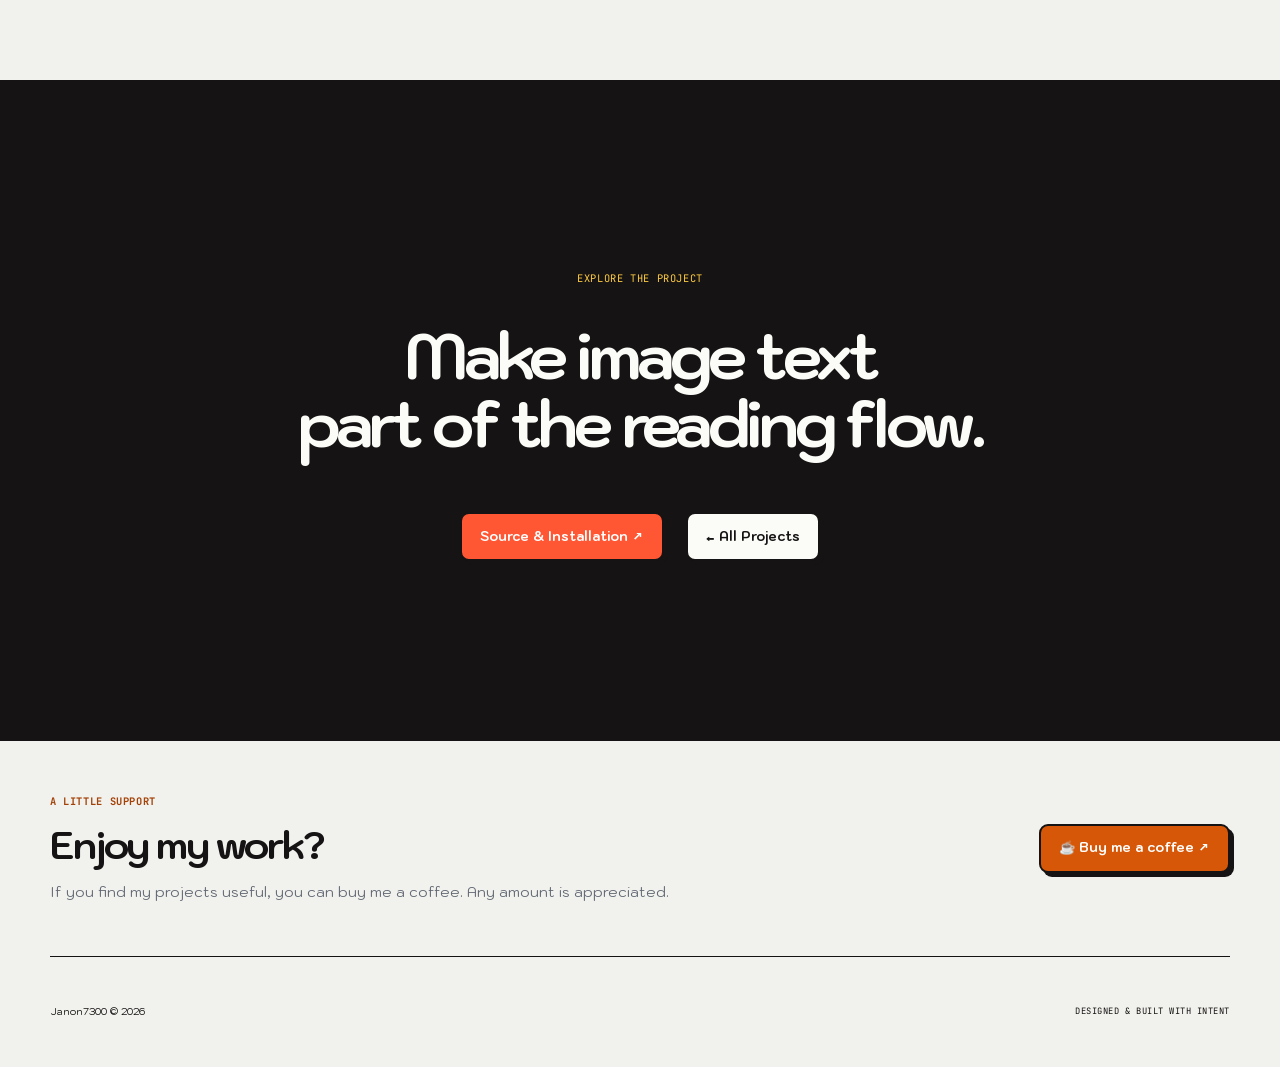
<file: projects/image-lens/index.html>
<!doctype html>
<html lang="th">
<head>
  <meta charset="utf-8">
  <meta name="viewport" content="width=device-width, initial-scale=1">
  <meta name="description" content="Image Lens — ส่วนขยายเบราว์เซอร์แปลข้อความในภาพเป็นภาษาไทยหรืออังกฤษด้วย AI พร้อมแสดงผลบนหน้าเว็บ">
  <meta name="theme-color" content="#f1f1ed">
  <meta property="og:title" content="Image Lens Case Study — Janon7300">
  <meta property="og:description" content="ส่วนขยายโอเพนซอร์สสำหรับอ่านข้อความในภาพ ด้วย AI ที่ผู้ใช้เลือก รองรับ Chrome, Edge และ Firefox Desktop">
  <meta property="og:type" content="article">
  <meta property="og:url" content="https://janon7300.github.io/projects/image-lens/">
  <link rel="canonical" href="https://janon7300.github.io/projects/image-lens/">
  <link rel="preconnect" href="https://fonts.googleapis.com">
  <link rel="preconnect" href="https://fonts.gstatic.com" crossorigin>
  <link href="https://fonts.googleapis.com/css2?family=IBM+Plex+Sans+Thai:wght@400;500;600;700&family=JetBrains+Mono:wght@400;500;600;700&family=Kodchasan:wght@400;500;600;700&display=swap" rel="stylesheet">
  <link rel="stylesheet" href="../../assets/site.css">
  <script src="../../assets/site.js" defer></script>
  <title>Image Lens Case Study — Janon7300</title>
</head>
<body class="case-page lens-case">
  <a class="skip-link" href="#main">ข้ามไปเนื้อหา</a>
  <header class="site-header">
    <div class="header-inner wrap">
      <a class="brand" href="../../">Janon <span>7300</span><b>DEV</b></a>
      <button class="menu-button" type="button" aria-expanded="false" aria-controls="site-nav">MENU</button>
      <nav id="site-nav" aria-label="เมนูหลัก">
        <a href="../../">Profile</a>
        <a class="is-current" href="../">Projects</a>
        <a class="nav-github" href="https://github.com/Janon7300" target="_blank" rel="noreferrer">GitHub ↗</a>
      </nav>
    </div>
  </header>

  <main id="main">
    <section class="case-hero wrap" data-reveal>
      <div class="case-title">
        <p class="eyebrow"><span></span> PROJECT 03 · BROWSER EXTENSION</p>
        <h1>Image<em>Lens</em></h1>
        <p>Read beyond the image.<br>Stay on the page.</p>
      </div>
      <div class="case-poster lens-poster" data-tilt>
        <div class="poster-head mono"><span>IMAGE TRANSLATOR</span><span>EXPERIMENTAL</span></div>
        <div class="lens-sample" role="img" aria-label="ตัวอย่างแนวคิดการแปล HELLO เป็น สวัสดี"><span lang="en">HELLO</span><strong lang="th">สวัสดี</strong></div>
        <p>Your images.<br>Your AI provider.</p>
        <a href="https://github.com/Janon7300/image-lens" target="_blank" rel="noreferrer">Explore Image Lens ↗</a>
      </div>
      <dl class="case-meta">
        <div><dt>PLATFORM</dt><dd>Chrome / Edge / Firefox Desktop</dd></div>
        <div><dt>CORE</dt><dd>Image text → AI translation → Overlay / Panel</dd></div>
        <div><dt>STATUS</dt><dd>Experimental · Open source · MIT</dd></div>
      </dl>
    </section>

    <section class="case-section wrap" data-reveal>
      <header class="section-heading split-heading">
        <p class="mono">THE IDEA 01</p>
        <h2>Text in an image.<br>A break in the reading flow.</h2>
        <p>Text embedded in an image cannot be selected like ordinary webpage text. Image Lens brings translation into the page so readers can keep the original in view.</p>
      </header>
      <div class="feature-grid">
        <article class="feature-card blue"><span class="mono">01 · READ IN PLACE</span><strong>Overlay or panel</strong><p>Read translated text in boxes over the image or in a separate panel. Toggle the original view to compare it with the translation.</p></article>
        <article class="feature-card yellow"><span class="mono">02 · KEEP READING</span><strong>Translate after scrolling</strong><p>Start a translation manually, or enable the optional mode that translates when scrolling stops. Turn it off whenever you want.</p></article>
        <article class="feature-card paper"><span class="mono">03 · CHOOSE YOUR AI</span><strong>Bring your own provider</strong><p>Configure a compatible image-capable model through a Chat Completions endpoint, including Gemini or OpenAI. Fetch model names and test with a sample image before reading.</p></article>
        <article class="feature-card coral"><span class="mono">04 · TWO TARGET LANGUAGES</span><strong>Thai or English</strong><p>Choose the language you want to read. Source-language recognition and translation quality depend on the selected model and the image.</p></article>
      </div>
    </section>

    <section class="case-section process-section" data-reveal>
      <div class="wrap">
        <header class="section-heading light-heading">
          <p class="mono">PRODUCT FLOW 02</p>
          <h2>From setup<br>to reading in context.</h2>
        </header>
        <ol class="process-line">
          <li><span>01</span><strong>Load</strong><p>Install the desktop extension from source. HTML, CSS, and JavaScript run without a build step.</p></li>
          <li><span>02</span><strong>Configure</strong><p>Add your API endpoint and key, choose an image-capable model, and test it with the sample image.</p></li>
          <li><span>03</span><strong>Enable</strong><p>Choose Thai or English, consent to sending images, and open the translator on a webpage.</p></li>
          <li><span>04</span><strong>Translate</strong><p>The visible webpage screenshot goes directly to the configured AI provider for text recognition and translation.</p></li>
          <li><span>05</span><strong>Read</strong><p>View the result over the image or in a panel. Switch back to the original whenever needed.</p></li>
        </ol>
      </div>
    </section>

    <section class="case-section wrap" data-reveal>
      <header class="section-heading split-heading">
        <p class="mono">ENGINEERING 03</p>
        <h2>One reading tool.<br>Two browser packages.</h2>
        <p>A dependency-free extension built with standard web technologies, with separate manifests for Chromium and Firefox.</p>
      </header>
      <div class="feature-grid">
        <article class="feature-card blue"><span class="mono">CHROME / EDGE</span><strong>Manifest V3</strong><p>Load the chromium folder using Developer mode and Load unpacked. The current source package requires Chromium 116 or newer.</p></article>
        <article class="feature-card paper"><span class="mono">FIREFOX DESKTOP</span><strong>Manifest V2</strong><p>Load firefox/manifest.json as a Temporary Add-on in Firefox 140 or newer. This source installation needs to be loaded again after restarting Firefox.</p></article>
      </div>
      <aside class="privacy-note">
        <b>DIRECT TO PROVIDER</b>
        <p>The entire visible webpage screenshot is sent to the AI service you configure. There is no developer-operated image server or analytics. API keys normally stay in session storage; translation is an online operation using your own provider quota.</p>
      </aside>
    </section>

    <section class="case-section wrap" data-reveal>
      <header class="section-heading">
        <p class="mono">CURRENT SCOPE 04</p>
        <h2>An experimental tool,<br>with room to improve.</h2>
      </header>
      <div class="boundary-grid">
        <article><b>01</b><strong>Model-dependent results</strong><p>Text recognition, translation, and placement depend on image quality and the chosen model. The extension does not erase original text or reconstruct image backgrounds.</p></article>
        <article><b>02</b><strong>Source installation</strong><p>The repository provides desktop source packages. Firefox installation is temporary, and some browser-protected pages cannot run the translator.</p></article>
        <article><b>03</b><strong>Own API key</strong><p>Users configure their own provider and model. Test calls and translations can consume quota or incur provider charges.</p></article>
        <article><b>04</b><strong>Validation so far</strong><p>The README reports syntax and request/response checks. Translation quality with a live API has not yet been confirmed for this package.</p></article>
      </div>
    </section>

    <section class="case-outro" data-reveal>
      <div class="wrap">
      <p class="mono">EXPLORE THE PROJECT</p>
      <h2>Make image text<br>part of the reading flow.</h2>
      <div class="button-row centered">
        <a class="button button-primary" href="https://github.com/Janon7300/image-lens" target="_blank" rel="noreferrer">Source &amp; Installation ↗</a>
        <a class="button button-secondary" href="../">← All Projects</a>
      </div>
      </div>
    </section>
  </main>

  <footer class="site-footer-shell">
    <section class="footer-support wrap" aria-labelledby="support-heading" lang="en">
      <div class="support-copy">
        <p class="mono support-kicker">A LITTLE SUPPORT</p>
        <h2 id="support-heading">Enjoy my work?</h2>
        <p>If you find my projects useful, you can buy me a coffee. Any amount is appreciated.</p>
      </div>
      <div class="support-action" id="kofi-support">
        <a class="button support-fallback" id="kofi-fallback" href="https://ko-fi.com/janondev" target="_blank" rel="noopener noreferrer">☕ Buy me a coffee ↗</a>
        <script src="https://storage.ko-fi.com/cdn/widget/Widget_2.js"></script>
        <script>
          if (typeof kofiwidget2 !== 'undefined') {
            kofiwidget2.init('Buy me a coffee', '#d65708', 'C8I326ZFPM');
            kofiwidget2.draw();
            document.addEventListener('DOMContentLoaded', function () {
              if (document.querySelector('#kofi-support a:not(#kofi-fallback)')) {
                document.getElementById('kofi-fallback').hidden = true;
              }
            }, { once: true });
          }
        </script>
      </div>
    </section>
    <div class="site-footer wrap">
      <p>Janon7300 © 2026</p><p class="mono">DESIGNED &amp; BUILT WITH INTENT</p>
    </div>
  </footer>
</body>
</html>
</file>
<file: assets/site.css>
:root {
  color-scheme: only light;
  --canvas: #f1f1ed;
  --paper: #fbfbf8;
  --ink: #151313;
  --muted: #626974;
  --coral: #ff5734;
  --yellow: #ffcc42;
  --blue: #dfeaf3;
  --electric: #347ff1;
  --line: 2px solid var(--ink);
  --shadow: 7px 7px 0 var(--ink);
  --wrap: min(1180px, calc(100% - 40px));
  --sans: "Kodchasan", "IBM Plex Sans Thai", sans-serif;
  --mono: "JetBrains Mono", monospace;
}

@view-transition { navigation: auto; }
* { box-sizing: border-box; }
html { scroll-behavior: smooth; scroll-padding-top: 92px; }
body { margin: 0; overflow-x: clip; color: var(--ink); background: var(--canvas); font-family: var(--sans); line-height: 1.65; }
a { color: inherit; text-decoration: none; }
img { display: block; max-width: 100%; }
button, a { -webkit-tap-highlight-color: transparent; }
button { font: inherit; }
::selection { color: var(--ink); background: var(--yellow); }
.wrap { width: var(--wrap); margin-inline: auto; }
.mono { font-family: var(--mono); letter-spacing: .06em; }
.skip-link { position: fixed; top: 8px; left: 8px; z-index: 100; padding: 10px 14px; color: #fff; background: var(--ink); transform: translateY(-150%); }
.skip-link:focus { transform: none; }
a:focus-visible, button:focus-visible { outline: 3px solid var(--electric); outline-offset: 4px; }

.site-header { position: sticky; top: 0; z-index: 40; background: color-mix(in srgb, var(--paper) 94%, transparent); border-bottom: var(--line); backdrop-filter: blur(14px); }
.header-inner { display: flex; min-height: 74px; align-items: center; justify-content: space-between; gap: 28px; }
.brand { display: inline-flex; align-items: center; gap: 6px; font-size: 1.05rem; font-weight: 700; letter-spacing: -.05em; view-transition-name: site-brand; }
.brand span { color: var(--coral); }
.brand b { padding: 1px 7px; background: var(--yellow); border: 1.5px solid var(--ink); border-radius: 6px; box-shadow: 2px 2px 0 var(--ink); font-family: var(--mono); font-size: .6rem; letter-spacing: 0; }
nav { display: flex; align-items: center; gap: 5px; }
nav a { position: relative; padding: 9px 12px; font-size: .8rem; font-weight: 600; }
nav a:not(.nav-github)::after { position: absolute; right: 12px; bottom: 4px; left: 12px; height: 2px; background: var(--coral); content: ""; transform: scaleX(0); transform-origin: right; transition: transform .25s; }
nav a:hover::after, nav a.is-current::after { transform: scaleX(1); transform-origin: left; }
.nav-github { margin-left: 8px; border: 1.5px solid var(--ink); border-radius: 8px; box-shadow: 2px 2px 0 var(--ink); transition: .2s; }
.nav-github:hover { background: var(--yellow); transform: translate(-1px, -1px); box-shadow: 4px 4px 0 var(--ink); }
.menu-button { display: none; padding: 7px 10px; color: var(--ink); background: var(--yellow); border: 1.5px solid var(--ink); border-radius: 6px; box-shadow: 2px 2px 0 var(--ink); font-family: var(--mono); font-size: .7rem; font-weight: 700; }

.eyebrow { display: flex; align-items: center; gap: 9px; margin: 0 0 24px; color: var(--coral); font-family: var(--mono); font-size: .7rem; font-weight: 700; letter-spacing: .08em; }
.eyebrow span { width: 10px; height: 10px; background: var(--coral); border: 1px solid var(--ink); border-radius: 50%; }
.button-row { display: flex; align-items: center; gap: 22px; flex-wrap: wrap; }
.button { display: inline-flex; align-items: center; justify-content: center; min-height: 49px; padding: 10px 18px; border: 2px solid var(--ink); border-radius: 9px; box-shadow: 4px 4px 0 var(--ink); font-size: .82rem; font-weight: 700; transition: .18s; }
.button:hover { transform: translate(-2px, -2px); box-shadow: 7px 7px 0 var(--ink); }
.button-primary { color: #fff; background: var(--coral); }
.button-secondary { background: var(--paper); }
.text-link { border-bottom: 1.5px solid var(--ink); font-size: .8rem; font-weight: 700; }
.text-link:hover { color: var(--coral); border-color: var(--coral); }

/* Profile */
.profile-hero { display: grid; grid-template-columns: minmax(0, .92fr) minmax(460px, 1.08fr); align-items: center; gap: clamp(50px, 8vw, 120px); min-height: calc(100vh - 74px); padding-block: 70px; }
.portrait-stage { position: relative; display: grid; place-items: center; aspect-ratio: 1; }
.portrait-stage::before, .portrait-stage::after { position: absolute; border-radius: 50%; content: ""; }
.portrait-stage::before { inset: 3%; border: 2px solid var(--ink); background: var(--paper); box-shadow: 10px 10px 0 var(--ink); }
.portrait-stage::after { inset: -3%; border: 2px dashed var(--coral); animation: spin 28s linear infinite; }
.portrait-placeholder { position: absolute; inset: 3%; overflow: hidden; border-radius: 50%; }
.portrait-placeholder::before { position: absolute; inset: 0; background: radial-gradient(circle at 35% 28%, #fff 0 5%, transparent 5.5%), linear-gradient(145deg, var(--blue), #fff); content: ""; }
.portrait-head { position: absolute; top: 25%; left: 50%; width: 28%; aspect-ratio: 1; background: var(--ink); border-radius: 50%; transform: translateX(-50%); }
.portrait-body { position: absolute; bottom: -18%; left: 50%; width: 68%; aspect-ratio: 1; background: var(--ink); border-radius: 50% 50% 28% 28%; transform: translateX(-50%); }
.portrait-index, .orbit-note { position: absolute; z-index: 2; padding: 7px 10px; border: 1.5px solid var(--ink); background: var(--yellow); box-shadow: 3px 3px 0 var(--ink); font-size: .65rem; font-weight: 700; }
.portrait-index { top: 5%; left: -2%; }
.orbit-note { right: -5%; bottom: 12%; background: var(--paper); transform: rotate(-4deg); }
.profile-sheet { padding: clamp(28px, 5vw, 58px); background: var(--paper); border: var(--line); border-radius: 12px; box-shadow: var(--shadow); }
.window-bar { display: flex; align-items: center; justify-content: space-between; padding-bottom: 20px; margin-bottom: 34px; border-bottom: 1.5px solid var(--ink); font-size: .65rem; }
.window-dots { display: flex; gap: 6px; }.window-dots i { width: 10px; height: 10px; border: 1px solid var(--ink); border-radius: 50%; }.window-dots i:nth-child(1){background:var(--electric)}.window-dots i:nth-child(2){background:var(--yellow)}.window-dots i:nth-child(3){background:var(--coral)}
.profile-sheet h1 { margin: 0; font-size: clamp(2.6rem, 4.6vw, 4.8rem); line-height: .94; letter-spacing: -.085em; }
.profile-sheet h1 span, .profile-sheet h1 em { display: block; }
.profile-sheet h1 em { color: var(--coral); font-style: normal; }
.profile-intro { max-width: 590px; margin: 30px 0; color: var(--muted); font-size: clamp(.95rem, 1.4vw, 1.1rem); }
.profile-note { margin: -14px 0 30px; padding: 11px 13px; color: var(--muted); background: var(--blue); border-left: 4px solid var(--electric); font-size: .72rem; }
.profile-facts { display: grid; grid-template-columns: 1fr 1fr; margin: 0 0 32px; border-top: 1px solid var(--ink); border-left: 1px solid var(--ink); }
.profile-facts div { padding: 13px 14px; border-right: 1px solid var(--ink); border-bottom: 1px solid var(--ink); }
.profile-facts dt { color: var(--coral); font-family: var(--mono); font-size: .6rem; font-weight: 700; }
.profile-facts dd { margin: 3px 0 0; font-size: .78rem; }
.profile-strip { overflow: hidden; padding: 16px 0; color: var(--paper); background: var(--ink); border-block: var(--line); }
.marquee-track { display: flex; align-items: center; gap: 35px; width: max-content; animation: marquee 25s linear infinite; font-size: .72rem; }
.marquee-track i { color: var(--yellow); font-style: normal; }
.profile-next { display: flex; align-items: end; justify-content: space-between; padding-block: 90px; border-bottom: 1px solid var(--ink); }
.profile-next p { margin: 0; color: var(--coral); font-size: .7rem; }
.profile-next a { max-width: 700px; font-size: clamp(2rem, 5vw, 5rem); font-weight: 600; line-height: 1.1; letter-spacing: -.07em; }
.profile-next a span { color: var(--coral); }

/* Support */
.site-footer-shell { color: var(--ink); background: var(--canvas); }
.footer-support { display: flex; align-items: center; justify-content: space-between; flex-wrap: wrap; gap: 28px; padding-block: 52px; border-bottom: 1px solid var(--ink); }
.support-copy { flex: 1 1 300px; max-width: 680px; }
.support-kicker { margin: 0 0 12px; color: #a34106; font-size: .65rem; font-weight: 700; }
.support-copy h2 { margin: 0 0 12px; font-size: clamp(1.6rem, 3vw, 2.4rem); line-height: 1.2; letter-spacing: -.05em; }
.support-copy > p:last-child { margin: 0; color: var(--muted); font-size: .9rem; }
.support-action { max-width: 100%; }
.support-fallback { color: #fff; background: #d65708; }
.support-fallback[hidden] { display: none; }

/* Works */
.works-main { min-height: 100vh; padding-block: 80px 120px; }
.works-heading { display: grid; grid-template-columns: 1fr auto; align-items: end; gap: 50px; margin-bottom: 55px; }
.works-heading h1, .section-heading h2 { margin: 0; font-size: clamp(3.2rem, 7vw, 7.5rem); line-height: .98; letter-spacing: -.08em; }
.works-count { display: flex; align-items: center; gap: 18px; padding: 18px 20px; border: 1.5px solid var(--ink); background: var(--paper); box-shadow: 4px 4px 0 var(--ink); }
.works-count strong { color: var(--coral); font-family: var(--mono); font-size: 2.8rem; line-height: 1; }.works-count p { margin: 0; font-size: .72rem; }
.project-list { display: grid; gap: 28px; }
.project-row { position: relative; border: var(--line); border-radius: 14px; box-shadow: var(--shadow); }
.project-featured { display: grid; grid-template-columns: 1.15fr .85fr; min-height: 610px; overflow: hidden; background: var(--yellow); }
.project-number { position: absolute; z-index: 3; top: 22px; left: 22px; padding: 7px 10px; background: var(--paper); border: 1px solid var(--ink); border-radius: 50px; font-size: .6rem; font-weight: 700; }
.project-visual { display: grid; place-items: center; padding: 85px 50px 50px; background: var(--coral); border-right: var(--line); transform-style: preserve-3d; transition: transform .18s ease-out; }
.browser-mock { width: min(100%, 500px); overflow: hidden; background: var(--paper); border: var(--line); border-radius: 12px; box-shadow: 10px 10px 0 var(--ink); transform: rotate(-2deg) translateZ(20px); }
.browser-top { display: flex; align-items: center; gap: 6px; min-height: 38px; padding: 8px 11px; border-bottom: 1.5px solid var(--ink); }.browser-top i { width: 8px;height:8px;border:1px solid var(--ink);border-radius:50%}.browser-top i:nth-child(1){background:var(--coral)}.browser-top i:nth-child(2){background:var(--yellow)}.browser-top i:nth-child(3){background:var(--electric)}.browser-top span{margin-left:auto;color:var(--muted);font-family:var(--mono);font-size:.48rem}
.mock-content { padding: 45px 35px 38px; }.mock-content img { width: 72px; height: 72px; object-fit: contain; }.mock-content p { margin: 22px 0 30px; font-size: clamp(1.5rem, 2.6vw, 2.7rem); font-weight: 600; line-height: 1.15; letter-spacing: -.06em; }.mock-lines { display:grid;gap:12px }.mock-lines span { height: 1px; background: var(--ink); }.mock-lines span:last-child{width:65%}
.project-copy { display: flex; flex-direction: column; align-items: flex-start; justify-content: center; padding: 65px 48px; }.project-kicker { font-size: .62rem; font-weight: 700; }.project-copy h2 { margin: 12px 0 26px; font-size: clamp(3.25rem, 4.5vw, 4.3rem); line-height: .86; letter-spacing: -.085em; }.project-copy h2 em { color: var(--coral); font-style: normal; }.project-copy>p:not(.project-kicker){font-size:.92rem}.tag-list { display:flex;flex-wrap:wrap;gap:7px;padding:0;margin:20px 0 34px;list-style:none}.tag-list li { padding:5px 9px;border:1px solid var(--ink);border-radius:50px;background:color-mix(in srgb,var(--paper) 35%,transparent);font-family:var(--mono);font-size:.55rem}
.project-next { display: grid; grid-template-columns: 150px 1fr auto; align-items: center; gap: 30px; min-height: 230px; padding: 45px; background: var(--blue); }.project-next .project-number{position:static}.project-next p{margin:0;color:var(--muted);font-size:.6rem}.project-next h2{margin:12px 0 0;font-size:clamp(1.8rem,4vw,3.6rem);line-height:1;letter-spacing:-.07em}.project-next h2 span{color:var(--muted)}.next-symbol{font-size:6rem;font-weight:200}
.project-express{display:grid;grid-template-columns:.82fr 1.18fr;min-height:580px;overflow:hidden;color:var(--paper);background:#151312}.project-express .project-number{color:var(--ink)}.express-copy{order:1}.express-copy h2{font-size:clamp(3.3rem,5.3vw,5.3rem);letter-spacing:-.095em}.express-copy h2 em,.express-wordmark span,.express-mini-head span{color:var(--coral);font-style:normal}.express-copy .tag-list li{border-color:#8d8883;background:#24211f}.express-copy .text-link{border-color:var(--paper)}.express-visual{order:2;display:grid;place-items:center;padding:80px 45px;background:radial-gradient(circle at 83% 18%,#39201b 0,transparent 36%),#0e0d0c;border-left:var(--line);transform-style:preserve-3d;transition:transform .18s ease-out}.express-mini-window{width:min(100%,520px);padding:22px;background:#23211f;border:2px solid #050505;border-radius:19px;box-shadow:10px 10px 0 #050505;transform:rotate(2deg) translateZ(18px)}.express-mini-head{display:flex;align-items:center;justify-content:space-between;padding:0 3px 18px;border-bottom:1px solid #4b4743}.express-mini-head strong{font-size:1.25rem;letter-spacing:-.08em}.express-mini-head i{width:12px;height:12px;background:var(--yellow);border-radius:50%;box-shadow:0 0 0 5px #171513}.express-mini-tabs{display:grid;grid-template-columns:1fr 1fr;gap:6px;margin:20px 0;padding:4px;background:#171513;border:1px solid #4b4743;border-radius:10px;text-align:center}.express-mini-tabs>*{padding:10px;border-radius:7px;font-size:.7rem}.express-mini-tabs b{color:#fff;background:var(--coral)}.express-mini-window>p{margin:28px 0 10px;color:#aaa39d;font-size:.52rem}.code-cells{display:grid;grid-template-columns:repeat(6,1fr);gap:6px}.code-cells i,.poster-code i{display:grid;place-items:center;aspect-ratio:1;color:var(--ink);background:var(--yellow);border:1.5px solid #050505;border-radius:7px;font-family:var(--mono);font-style:normal;font-weight:700}.mini-route{display:grid;grid-template-columns:auto 1fr auto;align-items:center;gap:10px;margin:35px 0 14px}.mini-route span,.mini-route i{display:grid;place-items:center;width:54px;aspect-ratio:1;background:var(--paper);border:2px solid #050505;border-radius:50%;color:var(--ink);font-family:var(--mono);font-size:.55rem;font-style:normal;font-weight:700}.mini-route i{background:#6ce2ad}.mini-route b{position:relative;height:3px;background:var(--coral);overflow:hidden}.mini-route b::after{position:absolute;top:-2px;width:7px;height:7px;background:var(--yellow);border-radius:50%;content:"";animation:packet 2s linear infinite}.express-mini-window small{display:block;color:#aaa39d;text-align:center;font-family:var(--mono);font-size:.5rem}

/* Image Lens */
.project-lens { background: var(--paper); }
.project-lens .lens-visual { background: var(--blue); }
.lens-demo { padding: 32px; }
.lens-demo-label { display: block; color: var(--muted); font-size: .55rem; }
.lens-sample { position: relative; display: grid; place-items: center; min-height: 190px; margin-block: 28px; padding: 25px; background: var(--yellow); border: 2px dashed var(--ink); border-radius: 10px; }
.lens-sample > span { color: #6d571c; font-family: var(--mono); font-size: clamp(2rem, 4vw, 3.2rem); font-weight: 700; letter-spacing: .05em; }
.lens-sample > strong { padding: 6px 22px; background: var(--paper); border: var(--line); border-radius: 8px; box-shadow: 4px 4px 0 var(--ink); font-size: 1.8rem; }
.lens-demo-footer { display: flex; align-items: center; justify-content: space-between; gap: 12px; font-family: var(--mono); font-size: .55rem; }
.lens-demo-footer b { padding: 5px 8px; background: var(--blue); border: 1px solid var(--ink); border-radius: 5px; }
.lens-case .lens-poster { background: var(--blue); }
.lens-case .case-title h1 { line-height: .9; }
.lens-case .button-secondary { color: var(--ink); }

/* Case study */
.case-hero { display:grid;grid-template-columns:minmax(0,1.15fr) minmax(330px,.72fr);gap:clamp(50px,7vw,100px);align-items:center;min-height:calc(100vh - 74px);padding-block:70px}.case-title h1{margin:0;font-size:clamp(5rem,8vw,8rem);line-height:.7;letter-spacing:-.1em}.case-title h1 span,.case-title h1 em{display:block}.case-title h1 em{color:var(--coral);font-style:normal}.case-title>p:last-child{margin:45px 0 0;font-size:clamp(1.2rem,2vw,1.7rem);font-weight:500}.case-poster{position:relative;padding:28px 30px 32px;background:var(--yellow);border:var(--line);border-radius:14px;box-shadow:10px 10px 0 var(--ink);transform:rotate(2deg);transition:transform .18s ease-out}.poster-head{display:flex;justify-content:space-between;padding-bottom:18px;border-bottom:1px solid var(--ink);font-size:.55rem}.case-poster img{width:72px;height:72px;margin:34px 0 18px;object-fit:contain}.case-poster p{margin:0 0 28px;font-size:clamp(1.8rem,2.7vw,2.8rem);font-weight:600;line-height:1.03;letter-spacing:-.065em}.case-poster a{display:inline-block;border-bottom:2px solid var(--ink);font-size:.78rem;font-weight:700}.case-meta{grid-column:1/-1;display:grid;grid-template-columns:repeat(3,1fr);margin:0;border-top:1px solid var(--ink);border-left:1px solid var(--ink)}.case-meta div{padding:15px 18px;border-right:1px solid var(--ink);border-bottom:1px solid var(--ink)}.case-meta dt{color:var(--coral);font-family:var(--mono);font-size:.55rem;font-weight:700}.case-meta dd{margin:5px 0 0;font-size:.75rem}
.case-section { padding-block: clamp(80px,9vw,130px); border-top: 1.5px solid var(--ink); }.section-heading{margin-bottom:65px}.section-heading .mono{margin:0 0 28px;color:var(--coral);font-size:.65rem;font-weight:700}.section-heading h2{font-size:clamp(2.8rem,5.2vw,5.5rem);line-height:1;letter-spacing:-.07em}.split-heading{display:grid;grid-template-columns:160px minmax(0,1.15fr) minmax(250px,.55fr);align-items:end;gap:40px}.split-heading>*{margin:0}.split-heading .mono{align-self:start}.split-heading>p:last-child{color:var(--muted);font-size:.86rem}
.problem-flow{display:grid;grid-template-columns:1fr 160px .8fr;align-items:center;gap:30px;padding:55px;background:var(--paper);border:var(--line);box-shadow:var(--shadow)}.scatter-cards{display:grid;grid-template-columns:1fr 1fr;gap:12px}.scatter-cards span{display:grid;place-items:center;min-height:85px;padding:12px;background:var(--blue);border:1.5px solid var(--ink);box-shadow:3px 3px 0 var(--ink);font-family:var(--mono);font-size:.65rem;font-weight:700;transform:rotate(var(--r))}.flow-arrow{display:flex;flex-direction:column;align-items:center;gap:10px;text-align:center}.flow-arrow i{width:100%;height:2px;background:var(--ink);position:relative}.flow-arrow i::after{position:absolute;right:-2px;top:-5px;width:10px;height:10px;border-top:2px solid;border-right:2px solid;content:"";transform:rotate(45deg)}.flow-arrow b{color:var(--coral);font-size:.65rem}.solution-card{display:grid;place-items:center;min-height:230px;padding:25px;background:var(--yellow);border:var(--line);box-shadow:6px 6px 0 var(--ink);text-align:center}.solution-card img{width:64px;height:64px;object-fit:contain}.solution-card strong{font-family:var(--mono);font-size:1rem}.case-lead{max-width:800px;margin:65px auto 0;font-size:clamp(1.1rem,2vw,1.5rem);font-weight:500;text-align:center}
.feature-grid{display:grid;grid-template-columns:1fr 1fr;border-top:var(--line);border-left:var(--line);box-shadow:var(--shadow)}.feature-card{min-height:340px;padding:32px;border-right:var(--line);border-bottom:var(--line)}.feature-card span{font-size:.55rem;font-weight:700}.feature-card strong{display:block;margin:50px 0 20px;font-size:clamp(1.85rem,3.1vw,3.2rem);line-height:1.08;letter-spacing:-.055em}.feature-card p{max-width:470px;margin:0;font-size:.8rem}.feature-card.coral{background:var(--coral)}.feature-card.yellow{background:var(--yellow)}.feature-card.blue{background:var(--blue)}.feature-card.paper{background:var(--paper)}
.process-section,.delivery-section{color:var(--paper);background:var(--ink)}.light-heading h2,.light-heading>p:last-child{color:var(--paper)}.process-line{display:grid;grid-template-columns:repeat(5,1fr);padding:0;margin:0;list-style:none;border-top:1px solid #777;border-left:1px solid #777}.process-line li{min-height:290px;padding:25px 20px;border-right:1px solid #777;border-bottom:1px solid #777}.process-line li>span{display:grid;place-items:center;width:34px;height:34px;color:var(--ink);background:var(--yellow);border-radius:50%;font-family:var(--mono);font-size:.65rem}.process-line strong{display:block;margin:65px 0 15px;font-size:1.2rem}.process-line p{margin:0;color:#adb3b9;font-size:.72rem}
.pipeline{display:grid;grid-template-columns:repeat(7,auto);align-items:center;justify-content:space-between;gap:13px}.pipeline>div{display:flex;flex-direction:column;justify-content:space-between;width:200px;min-height:190px;padding:22px;background:var(--paper);border:var(--line);box-shadow:5px 5px 0 var(--ink)}.pipeline>div span{color:var(--coral);font-size:.55rem}.pipeline>div strong{font-size:1.35rem;line-height:1.2}.pipeline>i{font-size:2rem;font-style:normal}.pipeline .pipeline-result{background:var(--yellow)}.privacy-note{display:grid;grid-template-columns:180px 1fr;gap:30px;max-width:780px;margin:65px 0 0 auto;padding:25px 28px;color:var(--paper);background:var(--ink);border-left:8px solid var(--coral)}.privacy-note b{font-family:var(--mono);font-size:.7rem}.privacy-note p{margin:0;font-size:.82rem}
.seo-section{display:grid;grid-template-columns:1fr 1fr;gap:70px}.seo-section .section-heading{grid-column:1/-1;margin-bottom:0}.search-demo{align-self:start;padding:24px;background:var(--paper);border:var(--line);box-shadow:var(--shadow)}.search-box>span{font-size:.58rem}.search-box>div{display:flex;justify-content:space-between;margin:15px 0 25px;padding:12px 16px;border:1.5px solid var(--ink);border-radius:30px;font-size:.8rem}.search-box b{animation:blink 1s step-end infinite}.search-box i{font-style:normal}.search-result{padding:20px;border-left:4px solid var(--electric)}.search-result small{color:#247148}.search-result strong{display:block;margin:6px 0;color:#284bb5;font-size:1.15rem}.search-result p{margin:0;color:var(--muted);font-family:"IBM Plex Sans Thai",sans-serif;font-size:.8rem}.seo-checklist{padding:0;margin:0;list-style:none;border-top:1px solid var(--ink)}.seo-checklist li{display:grid;grid-template-columns:50px 1fr 1.4fr;gap:16px;align-items:center;padding:18px 0;border-bottom:1px solid var(--ink)}.seo-checklist b{color:var(--coral);font-family:var(--mono);font-size:.7rem}.seo-checklist span{font-weight:700}.seo-checklist small{color:var(--muted)}
.delivery-map{display:grid;grid-template-columns:1fr 80px 1fr 80px 1fr 80px 1fr;align-items:center}.delivery-node{min-height:210px;padding:22px;border:1px solid #777}.delivery-node>span{display:grid;place-items:center;width:30px;height:30px;color:var(--ink);background:var(--paper);border-radius:50%;font-family:var(--mono);font-size:.55rem}.delivery-node strong{display:block;margin:60px 0 8px;font-family:var(--mono);font-size:.85rem}.delivery-node small{color:#adb3b9}.delivery-node.accent{color:var(--ink);background:var(--yellow);border-color:var(--yellow)}.delivery-node.accent small{color:#5a4a12}.delivery-path{position:relative;height:2px;background:#777}.delivery-path i{position:absolute;top:-3px;width:8px;height:8px;background:var(--coral);border-radius:50%;animation:packet 2.4s linear infinite}.delivery-path i:nth-child(2){animation-delay:.8s}.delivery-path i:nth-child(3){animation-delay:1.6s}.performance-notes{display:grid;grid-template-columns:repeat(3,1fr);gap:25px;margin-top:65px}.performance-notes article{padding:25px;border-top:1px solid #777}.performance-notes span{color:var(--coral);font-size:.58rem}.performance-notes h3{font-size:1.3rem}.performance-notes p{color:#adb3b9;font-size:.75rem}
.stack-grid{display:grid;grid-template-columns:repeat(4,1fr);border-top:var(--line);border-left:var(--line);box-shadow:var(--shadow)}.stack-grid article{min-height:260px;padding:25px;border-right:var(--line);border-bottom:var(--line);background:var(--paper)}.stack-grid article:nth-child(2){background:var(--yellow)}.stack-grid article:nth-child(3){background:var(--blue)}.stack-grid article:nth-child(4){background:var(--coral)}.stack-grid span{font-family:var(--mono);font-size:.6rem}.stack-grid h3{margin:70px 0 12px;font-size:1.4rem}.stack-grid p{margin:0;font-size:.75rem}
.case-outro{padding:clamp(100px,14vw,190px) 0;color:var(--paper);background:var(--ink);text-align:center}.case-outro .mono{color:var(--yellow);font-size:.65rem}.case-outro h2{max-width:1050px;margin:35px auto 55px;font-size:clamp(2.7rem,5vw,5.4rem);line-height:1.06;letter-spacing:-.065em}.case-outro h2 em{color:var(--coral);font-style:normal}.centered{justify-content:center}
.site-footer{display:flex;align-items:center;justify-content:space-between;min-height:110px;font-size:.65rem}.site-footer .mono{font-size:.55rem}

/* expressnon case study */
.express-case{--express-dark:#13110f;--express-panel:#23201e;--express-green:#6ce2ad}.express-hero .case-title h1{font-size:clamp(4.9rem,9.5vw,9rem);line-height:.72}.express-hero .case-title h1 em{display:inline}.express-poster{color:var(--paper);background:radial-gradient(circle at 90% 5%,#46231c 0,transparent 35%),var(--express-panel);border-color:#050505;box-shadow:10px 10px 0 #050505;transform:rotate(-2deg)}.express-poster .poster-head{border-color:#5a544f}.express-wordmark{margin:38px 0 22px;font-size:clamp(2.4rem,4vw,4rem);font-weight:700;letter-spacing:-.1em}.express-poster>p{margin-bottom:22px}.poster-code{display:grid;grid-template-columns:repeat(6,1fr);gap:5px;margin:0 0 28px}.poster-code i{font-size:.72rem}.express-poster>a{border-color:var(--paper)}
.express-problem{display:grid;grid-template-columns:1fr 120px 1fr;align-items:stretch}.express-problem article{min-height:310px;padding:34px;background:var(--paper);border:var(--line);box-shadow:var(--shadow)}.express-problem article.accent{background:var(--yellow)}.express-problem article>span{font-size:.58rem}.express-problem article strong{display:block;margin:70px 0 20px;font-size:clamp(1.5rem,2.6vw,2.6rem);line-height:1.12;letter-spacing:-.055em}.express-problem article p{margin:0;color:var(--muted);font-size:.8rem}.problem-switch{display:flex;flex-direction:column;align-items:center;justify-content:center;gap:15px}.problem-switch i{width:2px;height:65px;background:var(--ink)}.problem-switch b{writing-mode:vertical-rl;color:var(--coral);font-family:var(--mono);font-size:.6rem;letter-spacing:.1em}
.express-dark-section,.express-security-section{color:var(--paper);background:var(--express-dark)}.express-flow{display:grid;grid-template-columns:repeat(4,1fr);padding:0;margin:0;list-style:none;border:1px solid #4d4843}.express-flow li{position:relative;min-height:310px;padding:28px;border-right:1px solid #4d4843}.express-flow li:last-child{border-right:0}.express-flow li>span{display:grid;place-items:center;width:38px;height:38px;color:var(--ink);background:var(--yellow);border-radius:50%;font-family:var(--mono);font-size:.65rem}.express-flow strong{display:block;margin:78px 0 17px;font-size:1.45rem}.express-flow p{margin:0;color:#aaa39d;font-size:.76rem}.express-flow li::after{position:absolute;right:-8px;top:45px;z-index:2;width:14px;height:14px;background:var(--coral);border-radius:50%;content:""}.express-flow li:last-child::after{display:none}
.architecture-board{display:grid;grid-template-columns:220px 1fr 220px;align-items:center;gap:0;padding:50px;background:var(--express-dark);border:var(--line);box-shadow:var(--shadow)}.architecture-peer{display:flex;flex-direction:column;justify-content:space-between;min-height:220px;padding:24px;color:var(--paper);background:var(--express-panel);border:1px solid #625c57}.architecture-peer.receiver{color:var(--ink);background:var(--express-green);border-color:var(--ink)}.architecture-peer>span{font-size:.55rem}.architecture-peer strong{font-size:1.45rem}.architecture-peer small{color:#aaa39d}.architecture-peer.receiver small{color:#3d5549}.architecture-direct{text-align:center}.architecture-direct>p{margin:0 15px 14px;color:var(--coral);font-size:.52rem}.architecture-direct>div{position:relative;height:3px;background:var(--coral)}.architecture-direct>div::after{position:absolute;right:-2px;top:-5px;width:11px;height:11px;border-top:3px solid var(--coral);border-right:3px solid var(--coral);content:"";transform:rotate(45deg)}.architecture-direct i{position:absolute;top:-3px;width:9px;height:9px;background:var(--yellow);border-radius:50%;animation:packet 2.8s linear infinite}.architecture-direct i:nth-child(2){animation-delay:.55s}.architecture-direct i:nth-child(3){animation-delay:1.1s}.architecture-direct i:nth-child(4){animation-delay:1.65s}.architecture-direct i:nth-child(5){animation-delay:2.2s}.architecture-direct>b{display:block;margin-top:14px;color:var(--paper);font-family:var(--mono);font-size:.55rem}.architecture-control{grid-column:1/-1;display:grid;grid-template-columns:140px repeat(3,1fr);gap:0;margin-top:50px;color:var(--paper);border:1px solid #625c57}.architecture-control>span{padding:20px;color:var(--yellow);font-size:.55rem}.architecture-control>div{padding:20px;border-left:1px solid #625c57}.architecture-control b,.architecture-control small{display:block}.architecture-control b{font-size:.75rem}.architecture-control small{color:#aaa39d;font-size:.62rem}.architecture-control>p{grid-column:1/-1;margin:0;padding:14px 20px;color:#aaa39d;background:#1c1917;border-top:1px solid #625c57;font-size:.7rem;text-align:center}
.express-feature-grid .feature-card strong{margin-top:45px}.security-layers{display:grid;grid-template-columns:repeat(3,1fr);border-top:1px solid #56504b;border-left:1px solid #56504b}.security-layers article{min-height:280px;padding:28px;border-right:1px solid #56504b;border-bottom:1px solid #56504b}.security-layers span{display:inline-block;padding:5px 8px;color:var(--ink);background:var(--yellow);font-family:var(--mono);font-size:.55rem;font-weight:700}.security-layers strong{display:block;margin:62px 0 16px;font-size:1.25rem}.security-layers p{margin:0;color:#aaa39d;font-size:.73rem}.boundary-grid{display:grid;grid-template-columns:1fr 1fr;gap:20px}.boundary-grid article{min-height:250px;padding:30px;background:var(--paper);border:var(--line);box-shadow:4px 4px 0 var(--ink)}.boundary-grid b{color:var(--coral);font-family:var(--mono);font-size:.65rem}.boundary-grid strong{display:block;margin:50px 0 16px;font-size:1.35rem}.boundary-grid p{margin:0;color:var(--muted);font-size:.75rem}.express-outro{background:radial-gradient(circle at 85% 20%,#47231d 0,transparent 34%),var(--express-dark)}

[data-reveal] { opacity: 0; transform: translateY(28px); transition: opacity .7s ease, transform .7s cubic-bezier(.2,.75,.25,1); transition-delay: var(--delay, 0ms); }
[data-reveal].is-visible { opacity: 1; transform: none; }
@keyframes spin { to{transform:rotate(360deg)} }
@keyframes marquee { to{transform:translateX(-50%)} }
@keyframes blink { 50%{opacity:0} }
@keyframes packet { from{left:0} to{left:calc(100% - 8px)} }

@media (max-width: 1000px) {
  .profile-hero { grid-template-columns: 1fr; padding-block: 55px 75px; }.portrait-stage{width:min(600px,88vw);margin:auto}.profile-sheet{margin-top:-20px;z-index:2}
  .project-featured{grid-template-columns:1fr}.project-visual{min-height:510px;border-right:0;border-bottom:var(--line)}
  .case-hero{grid-template-columns:1fr;padding-bottom:90px}.case-poster{width:min(600px,90%);margin:auto}.split-heading{grid-template-columns:1fr}.split-heading .mono{margin-bottom:5px}.split-heading>p:last-child{max-width:600px}.problem-flow{grid-template-columns:1fr}.flow-arrow{transform:rotate(90deg);width:120px;margin:auto}.feature-grid{grid-template-columns:1fr 1fr}.process-line{grid-template-columns:1fr 1fr}.process-line li:last-child{grid-column:1/-1}.pipeline{grid-template-columns:1fr}.pipeline>div{width:100%}.pipeline>i{transform:rotate(90deg);text-align:center}.seo-section{grid-template-columns:1fr}.delivery-map{grid-template-columns:1fr}.delivery-path{width:2px;height:60px;margin:auto}.delivery-path i{left:-3px;animation-name:packet-vertical}.stack-grid{grid-template-columns:1fr 1fr}
  @keyframes packet-vertical{from{top:0}to{top:calc(100% - 8px)}}
}

@media (max-width: 700px) {
  :root{--wrap:min(1180px,calc(100% - 28px));--shadow:5px 5px 0 var(--ink)}
  .header-inner{min-height:64px}.menu-button{display:block}nav{position:absolute;top:calc(100% + 2px);right:14px;left:14px;display:none;flex-direction:column;align-items:stretch;padding:10px;background:var(--paper);border:var(--line);box-shadow:5px 5px 0 var(--ink)}nav.is-open{display:flex}nav a{padding:12px}.nav-github{margin:5px 0 0;text-align:center}
  .profile-hero{min-height:auto;gap:34px}.portrait-stage{width:min(78vw,310px)}.portrait-index{left:0}.orbit-note{right:0}.profile-sheet{padding:25px 21px}.profile-sheet h1{font-size:clamp(2.65rem,13vw,4.2rem)}.profile-intro{margin:22px 0}.profile-facts{grid-template-columns:1fr 1fr}.profile-facts dd{font-size:.67rem}.profile-note{margin-top:-8px}.profile-next{display:block;padding-block:70px}.profile-next p{margin-bottom:20px}
  .works-main{padding-block:55px 90px}.works-heading{grid-template-columns:1fr}.works-count{width:100%}.project-featured{min-height:0}.project-visual{min-height:390px;padding:75px 24px 35px}.project-copy{padding:45px 25px}.project-copy h2{font-size:4rem}.project-copy h2 em{display:block}.project-next{grid-template-columns:1fr;padding:32px}.project-next .project-number{width:max-content}.next-symbol{position:absolute;right:20px;top:15px;font-size:4rem}
  .case-hero{min-height:auto;gap:50px;padding-block:55px 80px}.case-title h1{font-size:clamp(4.7rem,22vw,6rem);line-height:.76}.case-poster{width:95%;padding:25px}.case-meta{grid-template-columns:1fr}.case-section{padding-block:85px}.section-heading{margin-bottom:45px}.section-heading h2,.works-heading h1{font-size:clamp(2.65rem,12.5vw,4rem);line-height:1.02}.problem-flow{padding:28px 20px}.scatter-cards{grid-template-columns:1fr}.solution-card{min-height:190px}.feature-grid{grid-template-columns:1fr}.feature-card{min-height:290px;padding:25px}.process-line{grid-template-columns:1fr}.process-line li,.process-line li:last-child{grid-column:auto;min-height:210px}.process-line strong{margin-top:40px}.privacy-note{grid-template-columns:1fr}.seo-checklist li{grid-template-columns:38px 1fr}.seo-checklist small{grid-column:2}.performance-notes{grid-template-columns:1fr}.stack-grid{grid-template-columns:1fr}.stack-grid article{min-height:220px}.case-outro h2{font-size:clamp(2.35rem,10.5vw,3.5rem)}.site-footer{display:block;padding-block:35px}
}

@media (prefers-reduced-motion: reduce) {
  html{scroll-behavior:auto}*,*::before,*::after{animation-duration:.01ms!important;animation-iteration-count:1!important;transition-duration:.01ms!important}[data-reveal]{opacity:1;transform:none}
}

@media (max-width: 1000px) {
  .project-express{grid-template-columns:1fr}.express-copy{order:2}.express-visual{order:1;min-height:500px;border-left:0;border-bottom:var(--line)}
  .express-problem{grid-template-columns:1fr}.problem-switch{flex-direction:row;padding:25px}.problem-switch i{width:65px;height:2px}.problem-switch b{writing-mode:horizontal-tb}
  .express-flow{grid-template-columns:1fr 1fr}.express-flow li:nth-child(2){border-right:0}.express-flow li:nth-child(-n+2){border-bottom:1px solid #4d4843}.express-flow li:nth-child(2)::after{display:none}
  .architecture-board{grid-template-columns:1fr;gap:30px}.architecture-direct{display:grid;justify-items:center;gap:10px;width:100%;margin:0}.architecture-direct>p,.architecture-direct>b{position:static;margin:0}.architecture-direct>div{width:3px;height:90px}.architecture-direct>div::after{right:-4px;top:auto;bottom:-1px;transform:rotate(135deg)}.architecture-direct i{left:-3px;animation-name:packet-vertical}.architecture-control{grid-template-columns:1fr 1fr;margin-top:10px}.architecture-control>span{grid-column:1/-1}.architecture-control>div{border-top:1px solid #625c57}.architecture-control>div:nth-of-type(1){border-left:0}.architecture-control>div:nth-of-type(3){grid-column:1/-1;border-left:0}.security-layers{grid-template-columns:1fr 1fr}
}

@media (max-width: 700px) {
  .project-express{min-height:0}.express-visual{min-height:420px;padding:65px 20px 35px}.express-mini-window{padding:16px}.express-copy h2{font-size:3.7rem}.code-cells{gap:4px}
  .express-case nav{color:var(--ink)}.express-hero .case-title h1{font-size:clamp(4rem,19vw,5.8rem)}.express-problem article{min-height:260px;padding:25px}.express-problem article strong{margin-top:45px}
  .express-flow{grid-template-columns:1fr}.express-flow li,.express-flow li:nth-child(-n+2){min-height:240px;border-right:0;border-bottom:1px solid #4d4843}.express-flow li:last-child{border-bottom:0}.express-flow li::after{display:none}.express-flow strong{margin-top:45px}
  .architecture-board{padding:25px 18px}.architecture-peer{min-height:190px}.architecture-control{grid-template-columns:1fr}.architecture-control>div,.architecture-control>div:nth-of-type(3){grid-column:auto;border-left:0}.security-layers{grid-template-columns:1fr}.security-layers article{min-height:240px}.security-layers strong{margin-top:45px}.boundary-grid{grid-template-columns:1fr}.boundary-grid article{min-height:220px;padding:25px}.boundary-grid strong{margin-top:38px}
}
</file>
